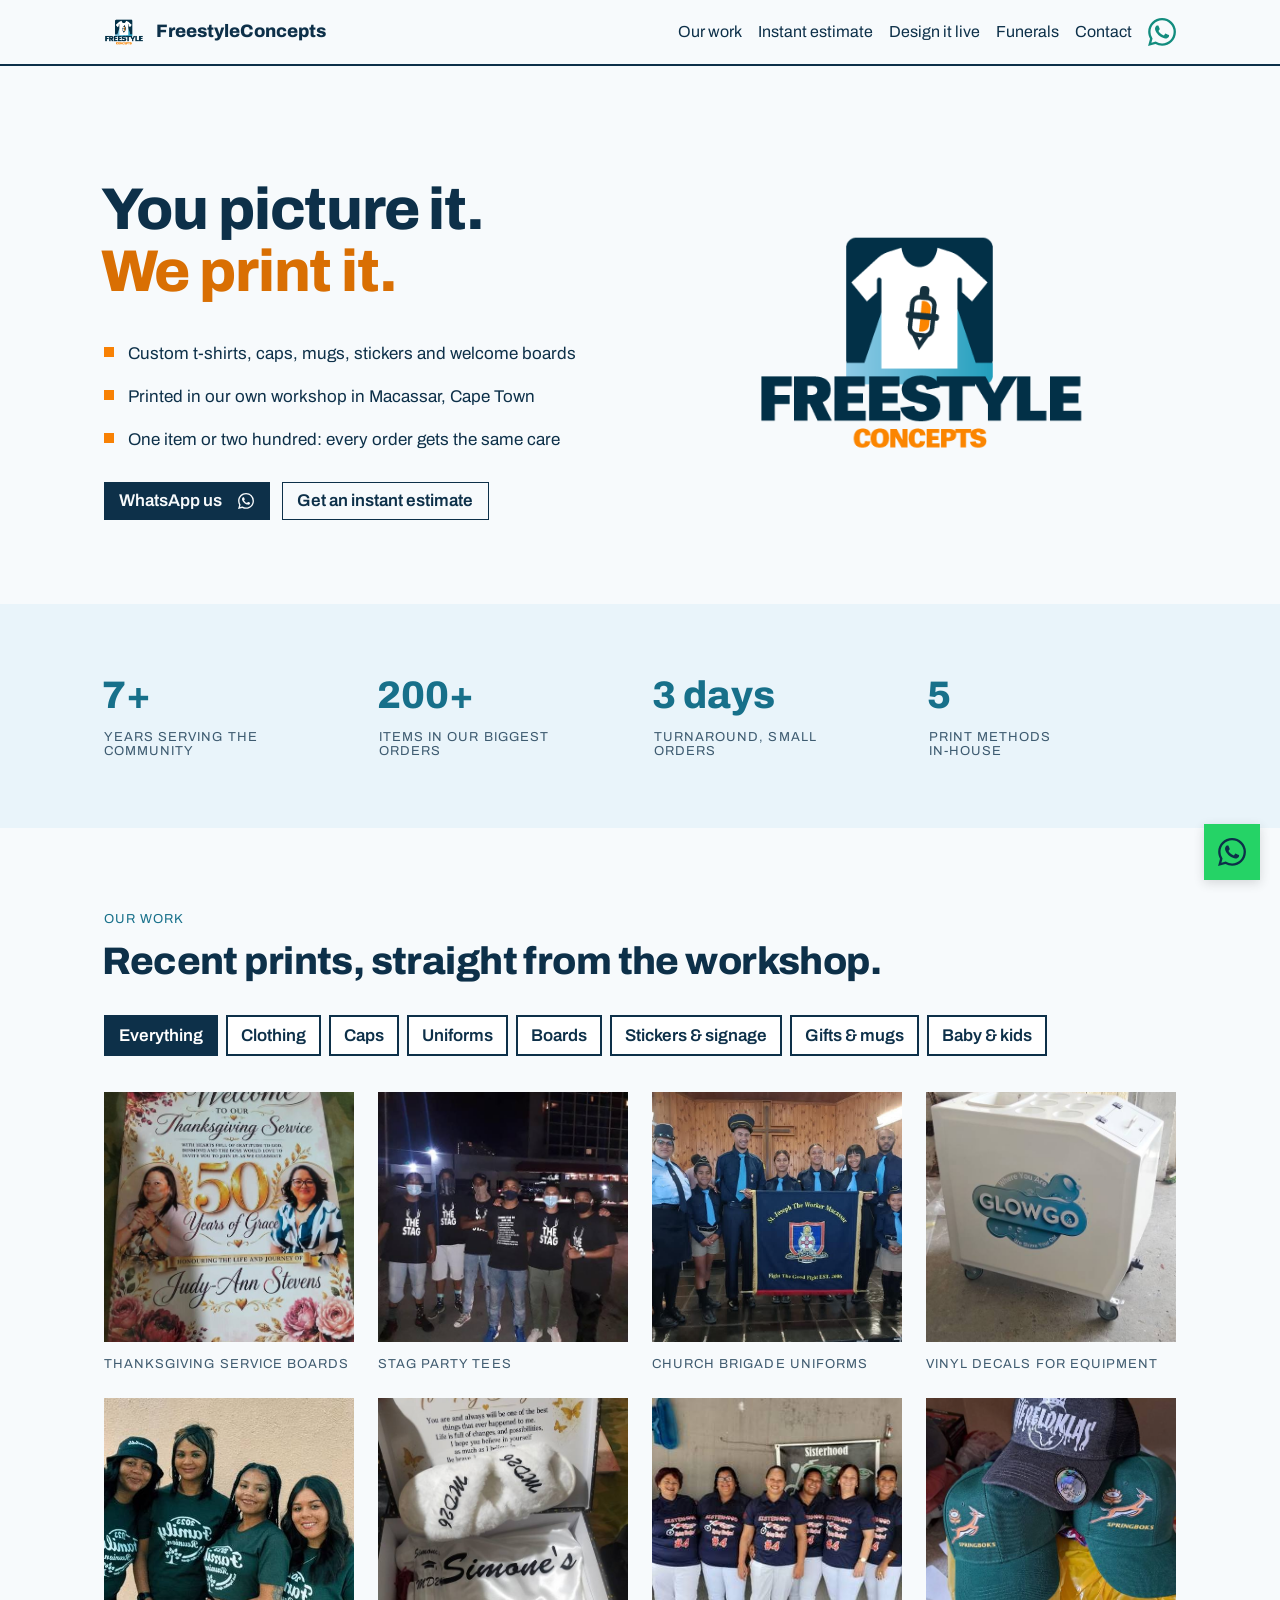
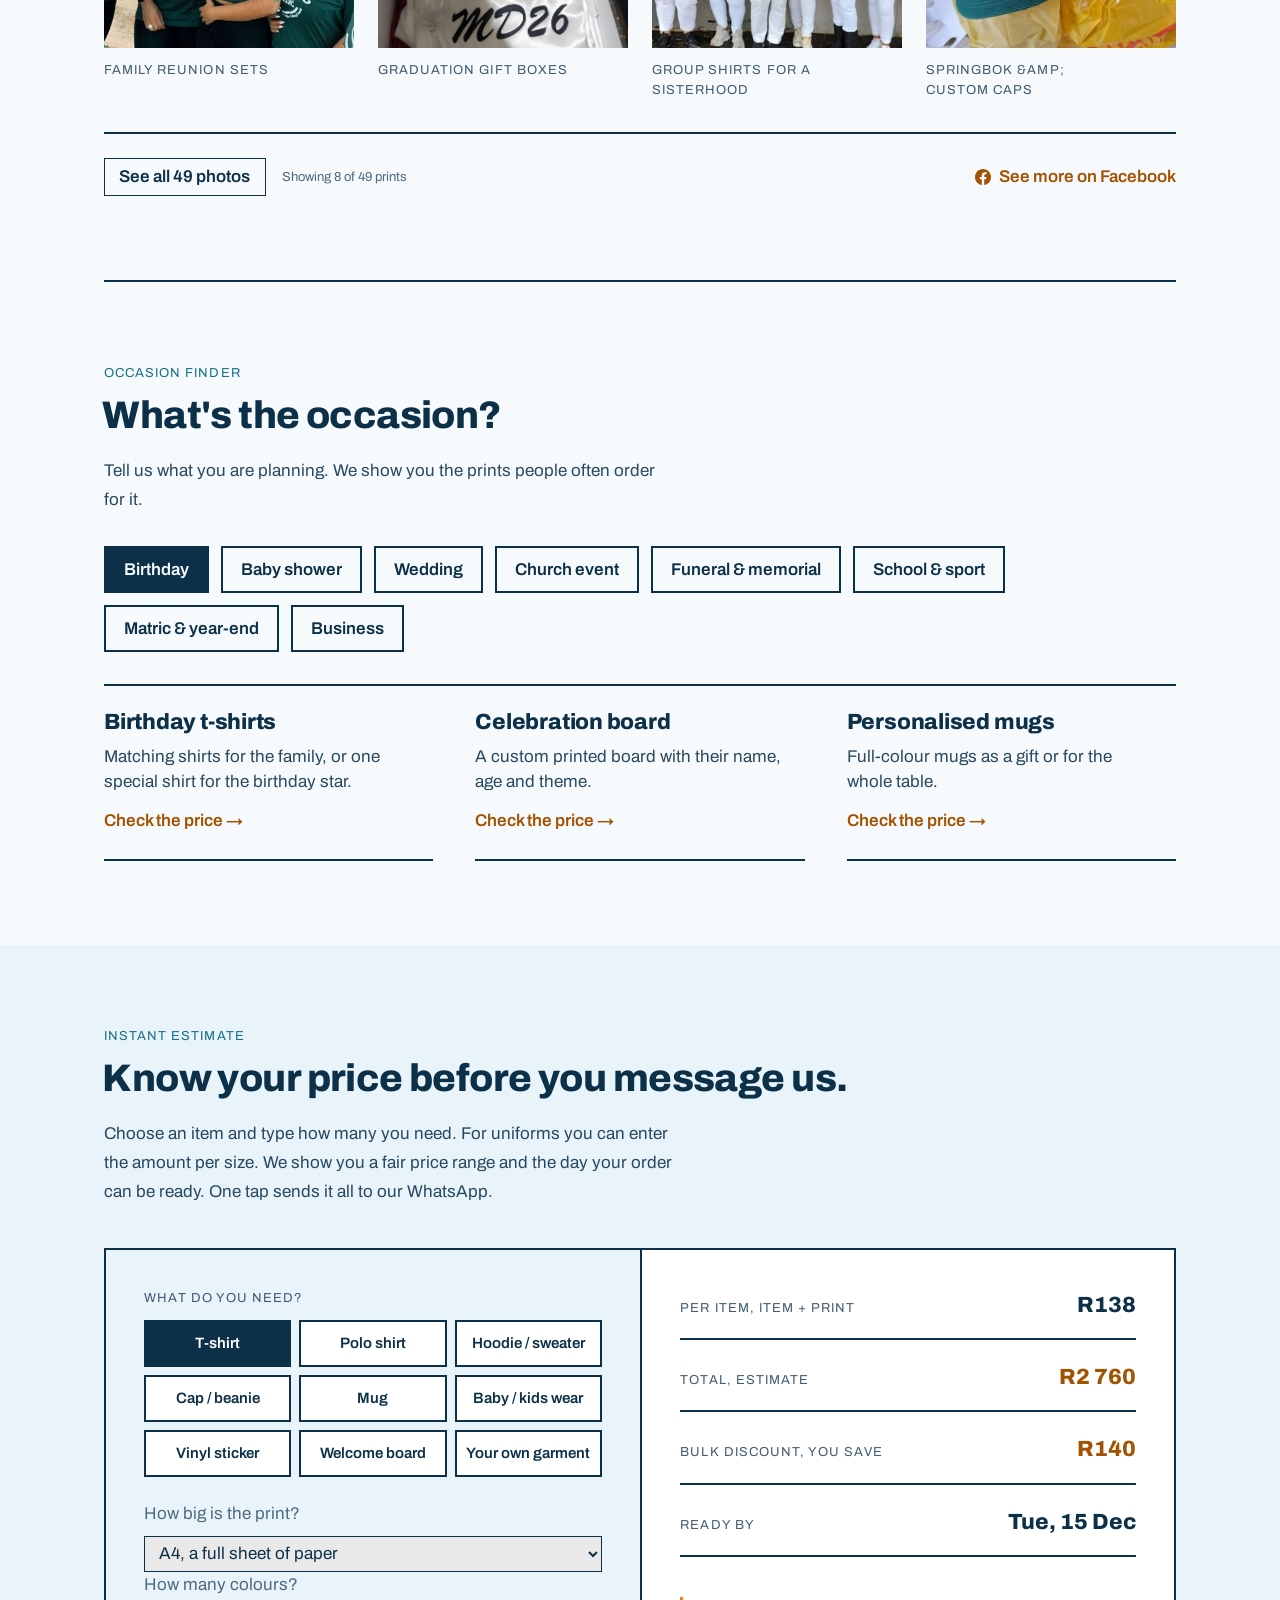
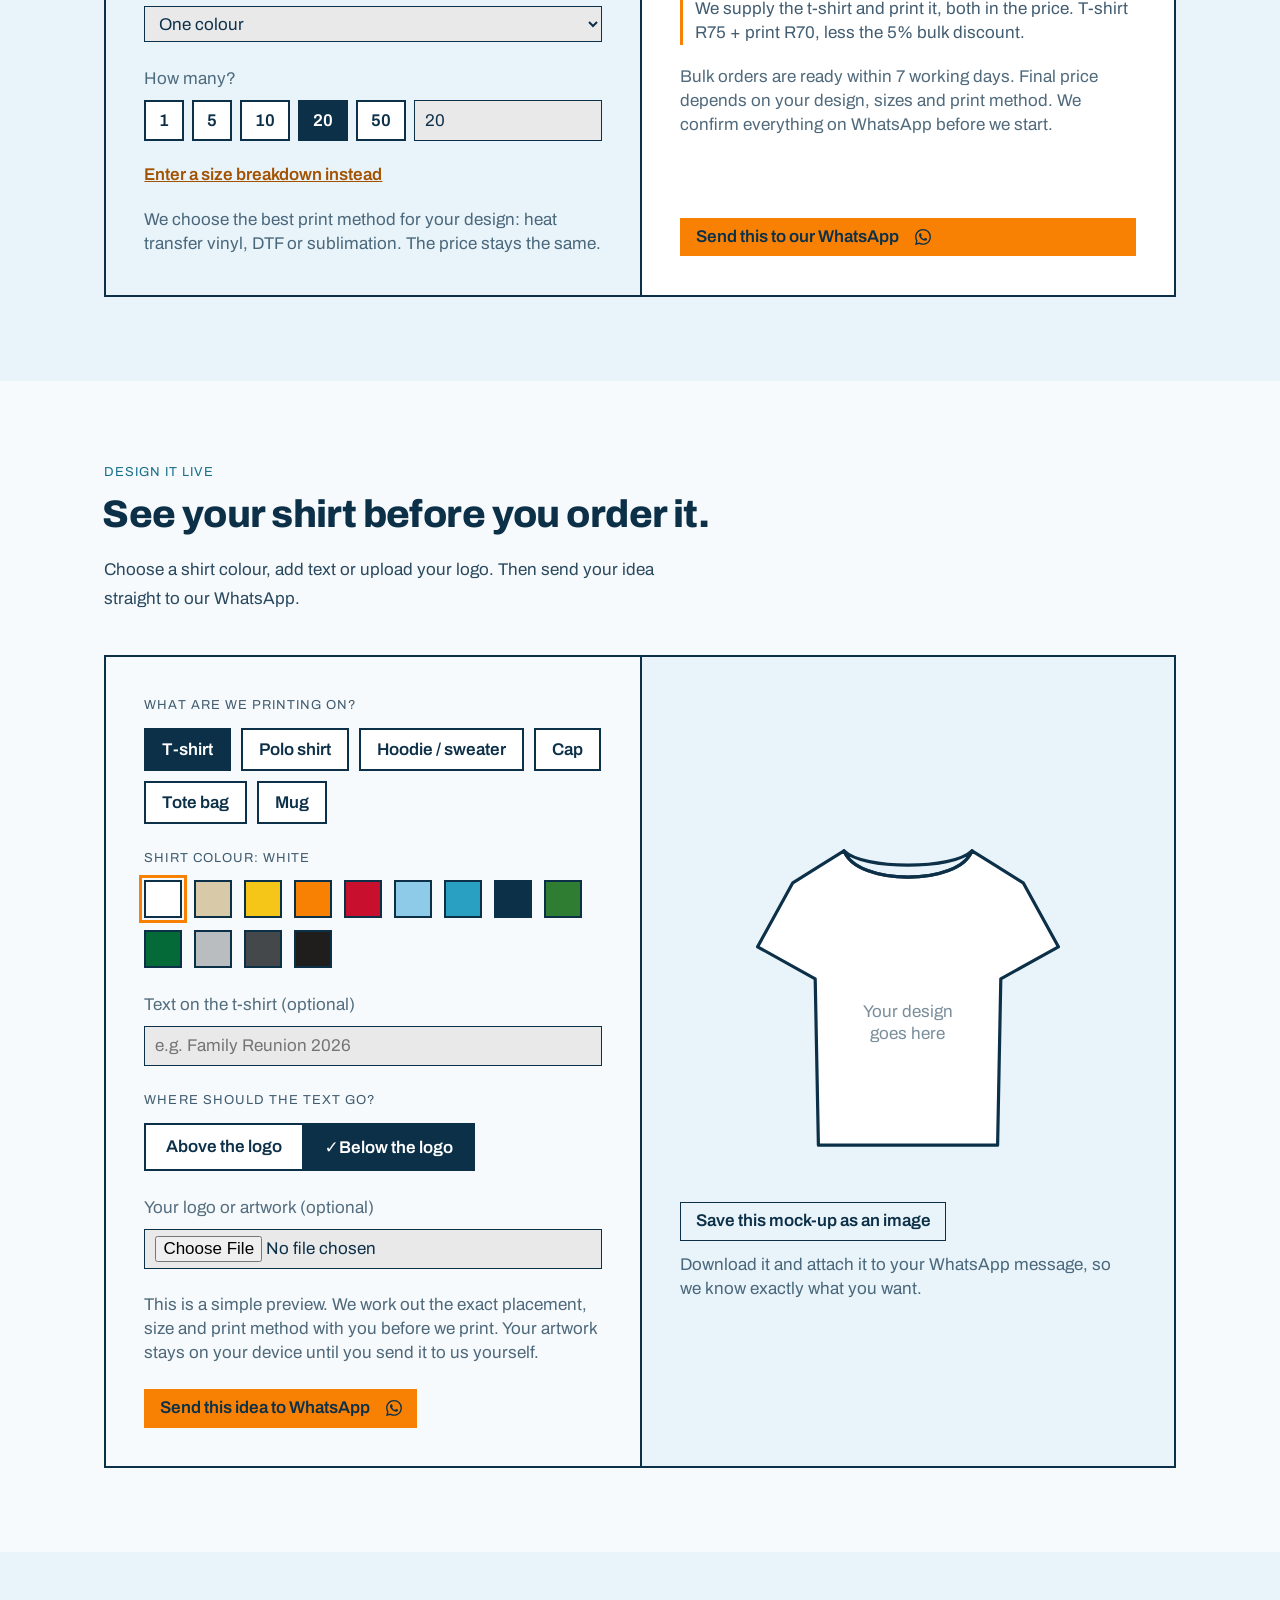
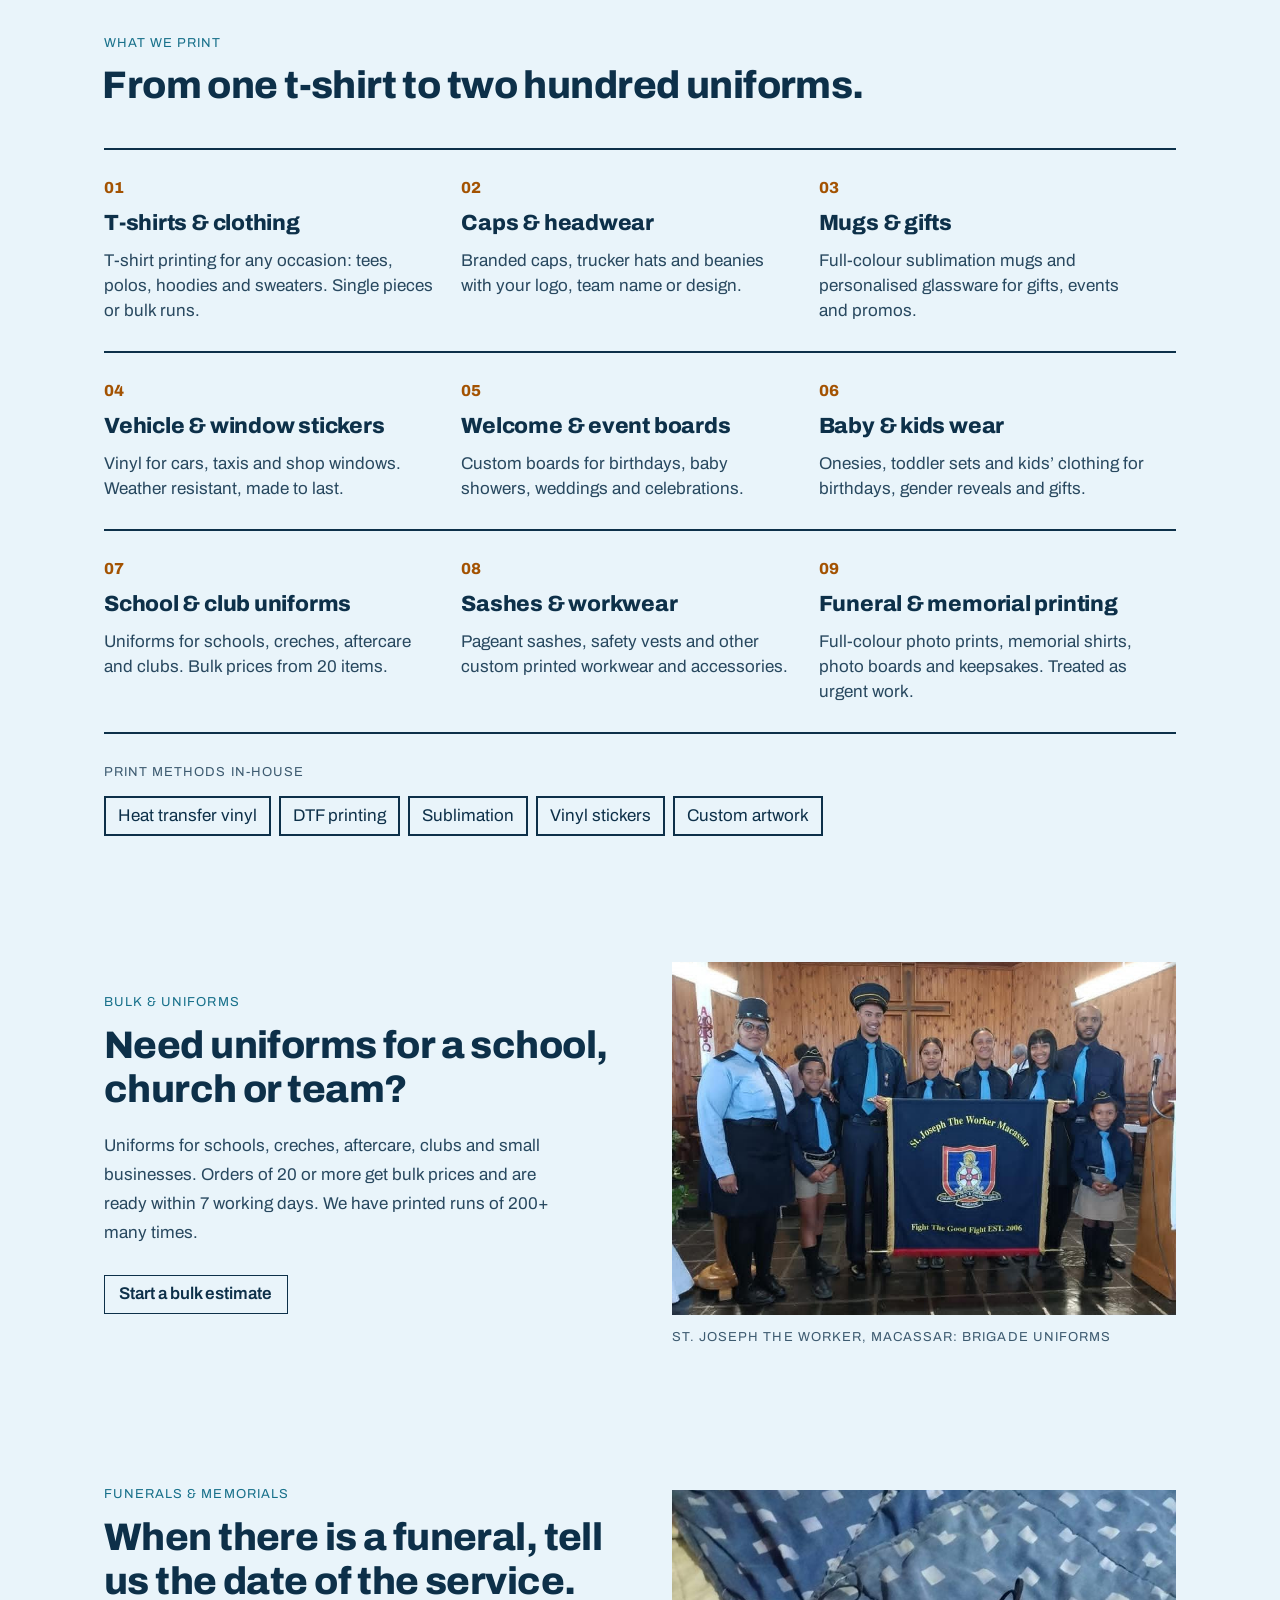
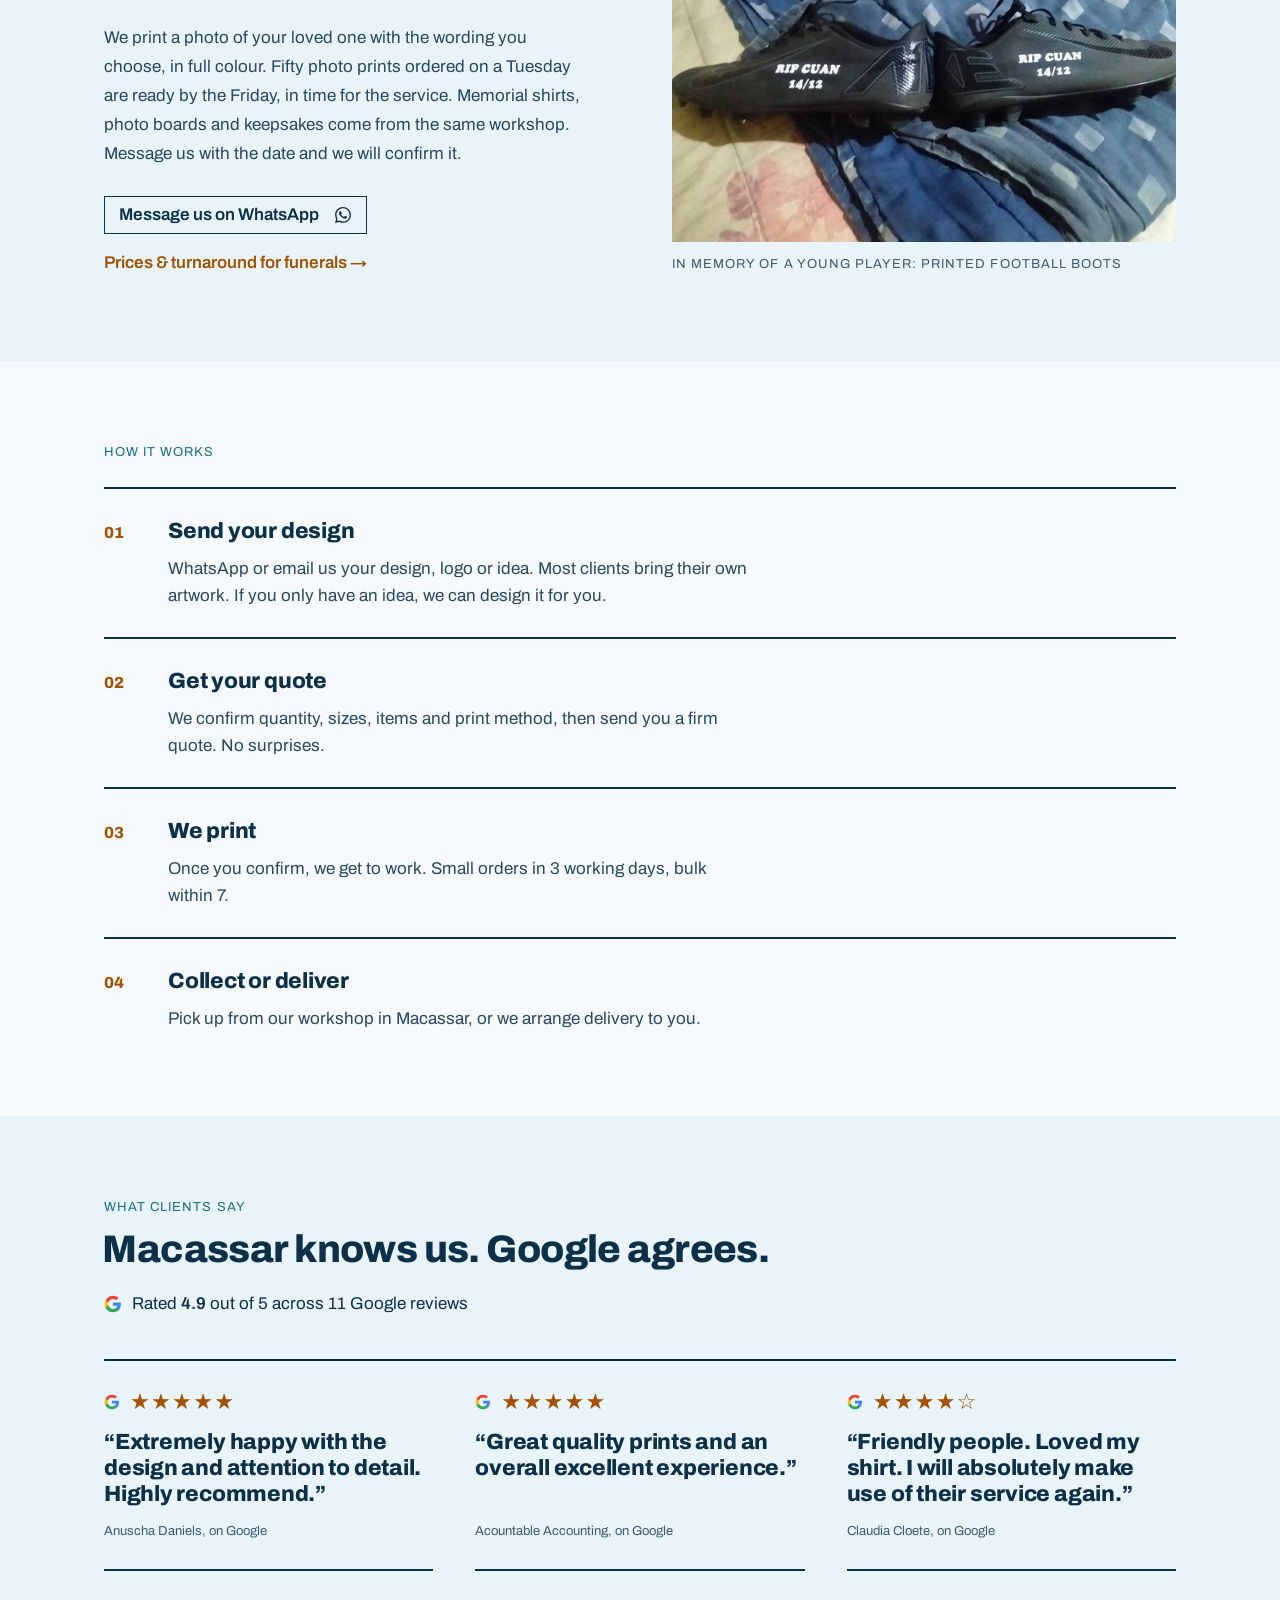
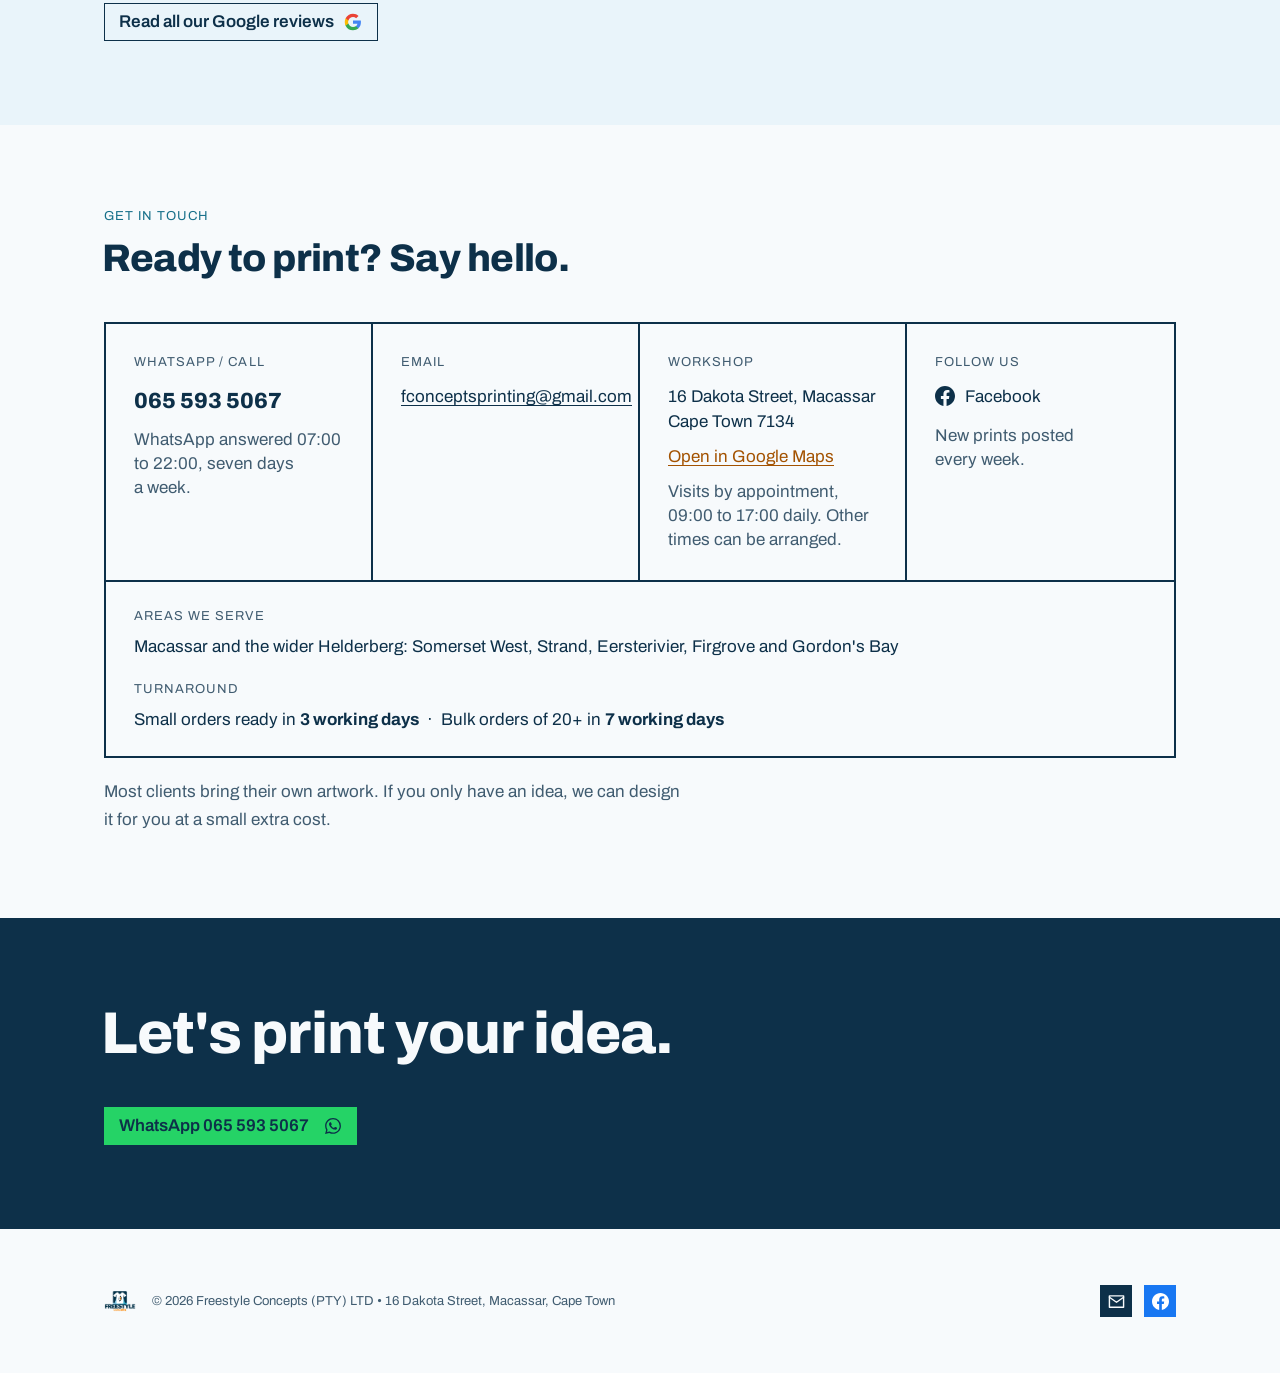
<file: index.html>
<!DOCTYPE html>
<html lang="en-ZA">
<head>
<meta charset="utf-8">
<meta name="viewport" content="width=device-width, initial-scale=1">
<!-- Google tag (gtag.js) - Google Ads AW-17713141793 -->
<script async src="https://www.googletagmanager.com/gtag/js?id=AW-17713141793"></script>
<script>
  window.dataLayer = window.dataLayer || [];
  function gtag(){dataLayer.push(arguments);}
  gtag('js', new Date());
  gtag('config', 'AW-17713141793');
</script>
<title>Custom T-Shirt &amp; Uniform Printing in Macassar, Cape Town</title>
<meta name="description" content="T-shirt, cap, mug and sticker printing from our own workshop in Macassar, Cape Town. Bulk uniforms from 20 items, small orders ready in 3 working days.">
<link rel="canonical" href="https://www.freestyleconcepts.co.za/">
<meta name="robots" content="index, follow, max-image-preview:large">
<meta name="theme-color" content="#f7fafc">

<meta property="og:type" content="website">
<meta property="og:site_name" content="Freestyle Concepts">
<meta property="og:locale" content="en_ZA">
<meta property="og:url" content="https://www.freestyleconcepts.co.za/">
<meta property="og:title" content="Freestyle Concepts: you picture it, we print it">
<meta property="og:description" content="T-shirt, cap, mug and sticker printing from our own workshop in Macassar, Cape Town. Bulk uniforms from 20 items, small orders ready in 3 working days.">
<meta property="og:image" content="https://www.freestyleconcepts.co.za/uploads/og-card.png">
<meta property="og:image:width" content="1200">
<meta property="og:image:height" content="630">
<meta property="og:image:alt" content="Freestyle Concepts, custom printing in Macassar, Cape Town">
<meta name="twitter:card" content="summary_large_image">
<meta name="twitter:title" content="Freestyle Concepts: you picture it, we print it">
<meta name="twitter:description" content="T-shirt, cap, mug and sticker printing from our own workshop in Macassar, Cape Town. Bulk uniforms from 20 items, small orders ready in 3 working days.">
<meta name="twitter:image" content="https://www.freestyleconcepts.co.za/uploads/og-card.png">

<link rel="icon" href="uploads/Freestyle-concepts-logo-square.png">
<link rel="apple-touch-icon" href="uploads/Freestyle-concepts-logo-square.png">
<link rel="preconnect" href="https://fonts.googleapis.com">
<link rel="preconnect" href="https://fonts.gstatic.com" crossorigin>
<link rel="stylesheet" href="https://fonts.googleapis.com/css2?family=Archivo:wght@400;600;800&display=swap">
<link rel="stylesheet" href="assets/css/modernist.css?v=125023d6">
<link rel="stylesheet" href="assets/css/site.css?v=4402c490">
<script type="application/ld+json">
{
  "@context": "https://schema.org",
  "@graph": [
    {
      "@type": "WebSite",
      "@id": "https://www.freestyleconcepts.co.za/#website",
      "url": "https://www.freestyleconcepts.co.za/",
      "name": "Freestyle Concepts",
      "inLanguage": "en-ZA",
      "publisher": {
        "@id": "https://www.freestyleconcepts.co.za/#business"
      }
    },
    {
      "@type": [
        "LocalBusiness",
        "Store"
      ],
      "@id": "https://www.freestyleconcepts.co.za/#business",
      "name": "Freestyle Concepts",
      "legalName": "Freestyle Concepts (PTY) LTD",
      "description": "Custom printing workshop in Macassar, Cape Town. T-shirts, uniforms, caps, mugs, vinyl stickers and event boards, from single items to bulk runs of 200 or more.",
      "url": "https://www.freestyleconcepts.co.za/",
      "logo": "https://www.freestyleconcepts.co.za/uploads/Freestyle-concepts-logo-square.png",
      "image": "https://www.freestyleconcepts.co.za/uploads/og-card.png",
      "telephone": "+27655935067",
      "email": "fconceptsprinting@gmail.com",
      "priceRange": "R29-R650",
      "currenciesAccepted": "ZAR",
      "address": {
        "@type": "PostalAddress",
        "streetAddress": "16 Dakota Street",
        "addressLocality": "Macassar",
        "addressRegion": "Western Cape",
        "postalCode": "7134",
        "addressCountry": "ZA"
      },
      "geo": {
        "@type": "GeoCoordinates",
        "latitude": -34.0684328,
        "longitude": 18.7650439
      },
      "areaServed": [
        {
          "@type": "City",
          "name": "Macassar"
        },
        {
          "@type": "City",
          "name": "Somerset West"
        },
        {
          "@type": "City",
          "name": "Strand"
        },
        {
          "@type": "City",
          "name": "Eersterivier"
        },
        {
          "@type": "City",
          "name": "Gordon's Bay"
        },
        {
          "@type": "City",
          "name": "Cape Town"
        },
        {
          "@type": "AdministrativeArea",
          "name": "Helderberg"
        },
        {
          "@type": "AdministrativeArea",
          "name": "Western Cape"
        }
      ],
      "knowsAbout": [
        "Custom t-shirt printing",
        "Uniform printing",
        "School uniform printing",
        "Workwear printing",
        "Heat transfer vinyl printing",
        "DTF printing",
        "Sublimation printing",
        "Vinyl sticker cutting",
        "Cap and headwear printing",
        "Mug and glassware printing",
        "Welcome and event boards",
        "Promotional products",
        "Matric dance gifts",
        "Corporate clothing branding",
        "Corporate gifts"
      ],
      "hasMap": "https://www.google.com/maps/place/Freestyle+Concepts/@-34.0684328,18.7650439,17z/",
      "sameAs": [
        "https://www.facebook.com/fc.concepts.9/"
      ],
      "hasOfferCatalog": {
        "@type": "OfferCatalog",
        "name": "Printing services",
        "itemListElement": [
          {
            "@type": "Offer",
            "itemOffered": {
              "@type": "Service",
              "name": "T-shirts and clothing",
              "description": "Printed tees, polos, hoodies and sweaters for any occasion. Single pieces or bulk runs."
            }
          },
          {
            "@type": "Offer",
            "itemOffered": {
              "@type": "Service",
              "name": "Caps and headwear",
              "description": "Branded caps, trucker hats and beanies with your logo, team name or design."
            }
          },
          {
            "@type": "Offer",
            "itemOffered": {
              "@type": "Service",
              "name": "Mugs and gifts",
              "description": "Full-colour sublimation mugs and personalised glassware for gifts, events and promos."
            }
          },
          {
            "@type": "Offer",
            "itemOffered": {
              "@type": "Service",
              "name": "Vehicle and window stickers",
              "description": "Vinyl for cars, taxis and shop windows. Weather resistant, made to last."
            }
          },
          {
            "@type": "Offer",
            "itemOffered": {
              "@type": "Service",
              "name": "Welcome and event boards",
              "description": "Custom boards for birthdays, baby showers, weddings and celebrations."
            }
          },
          {
            "@type": "Offer",
            "itemOffered": {
              "@type": "Service",
              "name": "Baby and kids wear",
              "description": "Onesies, toddler sets and kids clothing for birthdays, gender reveals and gifts."
            }
          },
          {
            "@type": "Offer",
            "itemOffered": {
              "@type": "Service",
              "name": "School and club uniforms",
              "description": "Uniforms for schools, creches, aftercare and clubs. Bulk prices from 20 items."
            }
          },
          {
            "@type": "Offer",
            "itemOffered": {
              "@type": "Service",
              "name": "Sashes and workwear",
              "description": "Pageant sashes, safety vests and other custom printed workwear and accessories."
            }
          },
          {
            "@type": "Offer",
            "itemOffered": {
              "@type": "Service",
              "name": "Funeral and memorial printing",
              "description": "Full-colour photo prints of the person who died with wording of your choosing, memorial shirts, photo boards for the service and printed keepsakes. Fifty photo prints ordered on a Tuesday are ready by the Friday."
            }
          }
        ]
      },
      "openingHoursSpecification": [
        {
          "@type": "OpeningHoursSpecification",
          "dayOfWeek": [
            "Monday",
            "Tuesday",
            "Wednesday",
            "Thursday",
            "Friday",
            "Saturday",
            "Sunday"
          ],
          "opens": "09:00",
          "closes": "17:00"
        }
      ],
      "contactPoint": {
        "@type": "ContactPoint",
        "contactType": "customer service",
        "telephone": "+27655935067",
        "email": "fconceptsprinting@gmail.com",
        "hoursAvailable": {
          "@type": "OpeningHoursSpecification",
          "dayOfWeek": [
            "Monday",
            "Tuesday",
            "Wednesday",
            "Thursday",
            "Friday",
            "Saturday",
            "Sunday"
          ],
          "opens": "07:00",
          "closes": "22:00"
        }
      }
    }
  ]
}
</script>
<script defer src="https://cloud.umami.is/script.js" data-website-id="fecaff06-fd62-4b3c-8bee-aca28d5e7d36"></script>
</head>
<body>
<a class="skip-link" href="#main">Skip to content</a>

<!-- Icon sprite: referenced with <use href="#i-…"> throughout the page. -->
<svg width="0" height="0" style="position:absolute" aria-hidden="true" focusable="false">
  <symbol id="i-wa" viewBox="0 0 24 24"><path fill="currentColor" d="M17.472 14.382c-.297-.149-1.758-.867-2.03-.967-.273-.099-.471-.148-.67.15-.197.297-.767.966-.94 1.164-.173.199-.347.223-.644.075-.297-.15-1.255-.463-2.39-1.475-.883-.788-1.48-1.761-1.653-2.059-.173-.297-.018-.458.13-.606.134-.133.298-.347.446-.52.149-.174.198-.298.298-.497.099-.198.05-.371-.025-.52-.075-.149-.669-1.612-.916-2.207-.242-.579-.487-.5-.669-.51-.173-.008-.371-.01-.57-.01-.198 0-.52.074-.792.372-.272.297-1.04 1.016-1.04 2.479 0 1.462 1.065 2.875 1.213 3.074.149.198 2.096 3.2 5.077 4.487.709.306 1.262.489 1.694.625.712.227 1.36.195 1.871.118.571-.085 1.758-.719 2.006-1.413.248-.694.248-1.289.173-1.413-.074-.124-.272-.198-.57-.347m-5.421 7.403h-.004a9.87 9.87 0 01-5.031-1.378l-.361-.214-3.741.982.998-3.648-.235-.374a9.86 9.86 0 01-1.51-5.26c.001-5.45 4.436-9.884 9.888-9.884 2.64 0 5.122 1.03 6.988 2.898a9.825 9.825 0 012.893 6.994c-.003 5.45-4.437 9.884-9.885 9.884m8.413-18.297A11.815 11.815 0 0012.05 0C5.495 0 .16 5.335.157 11.892c0 2.096.547 4.142 1.588 5.945L.057 24l6.305-1.654a11.882 11.882 0 005.683 1.448h.005c6.554 0 11.89-5.335 11.893-11.893a11.821 11.821 0 00-3.48-8.413Z"/></symbol>
  <symbol id="i-fb" viewBox="0 0 24 24"><path fill="currentColor" d="M24 12.07C24 5.4 18.63 0 12 0S0 5.4 0 12.07C0 18.1 4.39 23.1 10.13 24v-8.44H7.08v-3.49h3.05V9.41c0-3.02 1.79-4.69 4.53-4.69 1.31 0 2.68.24 2.68.24v2.97h-1.5c-1.5 0-1.96.93-1.96 1.89v2.25h3.32l-.53 3.49h-2.79V24C19.61 23.1 24 18.1 24 12.07z"/></symbol>
  <symbol id="i-google" viewBox="0 0 48 48">
    <path fill="#4285F4" d="M45.12 24.5c0-1.56-.14-3.06-.4-4.5H24v8.51h11.84a10.13 10.13 0 01-4.4 6.65v5.52h7.1c4.16-3.83 6.58-9.47 6.58-16.18z"/>
    <path fill="#34A853" d="M24 46c5.94 0 10.92-1.97 14.56-5.33l-7.1-5.52c-1.97 1.32-4.49 2.1-7.46 2.1-5.74 0-10.6-3.88-12.34-9.09H4.34v5.7A21.99 21.99 0 0024 46z"/>
    <path fill="#FBBC05" d="M11.66 28.16A13.2 13.2 0 0110.96 24c0-1.45.25-2.85.7-4.16v-5.7H4.34A21.99 21.99 0 002 24c0 3.55.85 6.9 2.34 9.86l7.32-5.7z"/>
    <path fill="#EA4335" d="M24 10.75c3.23 0 6.13 1.11 8.41 3.29l6.3-6.3C34.91 4.18 29.93 2 24 2 15.4 2 7.96 6.93 4.34 14.14l7.32 5.7c1.74-5.21 6.6-9.09 12.34-9.09z"/>
  </symbol>
  <symbol id="i-mail" viewBox="0 0 24 24"><g fill="none" stroke="currentColor" stroke-width="2" stroke-linecap="round" stroke-linejoin="round"><rect x="2" y="4" width="20" height="16"/><path d="m2 6 10 7 10-7"/></g></symbol>
</svg>

<header>
  <nav class="nav site-nav" aria-label="Main">
    <span class="nav-brand">
      <img src="uploads/Freestyle-concepts-logo-square.png" alt="Freestyle Concepts logo" width="40" height="40">
      FreestyleConcepts
    </span>
    <span class="nav-links" data-nav-links>
      <a href="#work">Our work</a>
      <a href="#quote">Instant estimate</a>
      <a href="#design">Design it live</a>
      <a href="/funerals/">Funerals</a>
      <a href="#contact">Contact</a>
    </span>
    <a class="nav-wa" data-wa-link href="https://wa.me/27655935067" aria-label="Chat with us on WhatsApp" title="WhatsApp us">
      <svg width="28" height="28" aria-hidden="true"><use href="#i-wa"/></svg>
    </a>
    <button type="button" class="nav-toggle" data-nav-toggle aria-label="Open menu" aria-expanded="false" aria-controls="nav-panel">
      <svg data-nav-icon="open" width="22" height="22" viewBox="0 0 24 24" fill="none" stroke="currentColor" stroke-width="2" stroke-linecap="round" aria-hidden="true"><path d="M3 6h18"/><path d="M3 12h18"/><path d="M3 18h18"/></svg>
      <svg data-nav-icon="close" width="22" height="22" viewBox="0 0 24 24" fill="none" stroke="currentColor" stroke-width="2" stroke-linecap="round" aria-hidden="true" hidden><path d="M18 6 6 18"/><path d="m6 6 12 12"/></svg>
    </button>
  </nav>
  <div class="nav-panel" id="nav-panel" hidden>
    <div class="wrap">
      <a href="#work">Our work</a>
      <a href="#quote">Instant estimate</a>
      <a href="#design">Design it live</a>
      <a href="#services">What we print</a>
      <a href="/funerals/">Funerals &amp; memorials</a>
      <a href="#reviews">Reviews</a>
      <a href="#contact">Contact</a>
    </div>
  </div>
</header>

<main id="main">

  <!-- ── Hero ─────────────────────────────────────────────────────────── -->
  <div class="wrap">
    <section class="hero" aria-labelledby="hero-title">
      <div>
        <h1 class="t-display hero-title" id="hero-title">
          <span>You picture it.</span>
          <span class="accent">We print it.</span>
        </h1>
        <ul class="hero-points">
          <li>Custom t-shirts, caps, mugs, stickers and welcome boards</li>
          <li>Printed in our own workshop in Macassar, Cape Town</li>
          <li>One item or two hundred: every order gets the same care</li>
        </ul>
        <div class="cta-row">
          <a class="btn btn-primary btn-ink btn-nowrap" data-wa-link href="https://wa.me/27655935067">WhatsApp us<svg class="ico-inline" width="16" height="16" aria-hidden="true"><use href="#i-wa"/></svg></a>
          <a class="btn btn-secondary btn-nowrap" href="#quote">Get an instant estimate</a>
        </div>
      </div>
      <img class="hero-logo" src="uploads/Freestyle-concepts-logo.png" alt="Freestyle Concepts, custom printing" width="340" height="340">
    </section>
  </div>

  <!-- ── By the numbers ───────────────────────────────────────────────── -->
  <div class="band">
    <div class="wrap">
      <section class="stats" aria-label="Freestyle Concepts, by the numbers">
        <div class="stats-grid">
          <div>
            <p class="stat-num">7+</p>
            <p class="stat-label">Years serving the community</p>
          </div>
          <div>
            <p class="stat-num">200+</p>
            <p class="stat-label">Items in our biggest<br>orders</p>
          </div>
          <div>
            <p class="stat-num">3 days</p>
            <p class="stat-label">Turnaround, small<br>orders</p>
          </div>
          <div>
            <p class="stat-num">5</p>
            <p class="stat-label">Print methods<br>in-house</p>
          </div>
        </div>
      </section>
    </div>
  </div>

  <!-- ── Our work ─────────────────────────────────────────────────────── -->
  <div class="wrap">
    <section class="section" id="work" aria-labelledby="work-title">
      <span class="kicker">Our work</span>
      <h2 class="t-title" id="work-title">Recent prints, straight from the workshop.</h2>

      <div class="opt-row" role="group" aria-label="Filter prints by category" data-filters data-scrollable>
        <button type="button" class="opt opt--chip" data-filter="all" aria-pressed="true">Everything</button>
        <button type="button" class="opt opt--chip" data-filter="clothing" aria-pressed="false">Clothing</button>
        <button type="button" class="opt opt--chip" data-filter="caps" aria-pressed="false">Caps</button>
        <button type="button" class="opt opt--chip" data-filter="uniforms" aria-pressed="false">Uniforms</button>
        <button type="button" class="opt opt--chip" data-filter="boards" aria-pressed="false">Boards</button>
        <button type="button" class="opt opt--chip" data-filter="stickers" aria-pressed="false">Stickers &amp; signage</button>
        <button type="button" class="opt opt--chip" data-filter="gifts" aria-pressed="false">Gifts &amp; mugs</button>
        <button type="button" class="opt opt--chip" data-filter="baby" aria-pressed="false">Baby &amp; kids</button>
      </div>

      <div class="gallery" data-gallery data-scrollable>
        <figure data-cat="boards"><img src="uploads/Products/thanksgiving-service-50-years-board.jpg" alt="Full-colour welcome board for a fiftieth anniversary thanksgiving service, printed with photographs and a floral border" loading="lazy" decoding="async"><figcaption>Thanksgiving service boards</figcaption></figure>
        <figure data-cat="clothing"><img src="uploads/Products/the-stag-bachelor-party-tees.jpg" alt="Six friends at a stag do in black The Stag t-shirts printed with antlers, one carrying the dare list" loading="lazy" decoding="async"><figcaption>Stag party tees</figcaption></figure>
        <figure data-cat="uniforms"><img src="uploads/Products/st-joseph-brigade-uniforms.jpg" alt="Church Lads and Church Girls Brigade of St Joseph The Worker Macassar in navy uniforms, holding their printed banner" loading="lazy" decoding="async"><figcaption>Church brigade uniforms</figcaption></figure>
        <figure data-cat="stickers"><img src="uploads/Products/glowgo-car-wash-trolley-decal.jpg" alt="Mobile car-wash trolley finished with a printed GlowGo decal reading Where You Are, We Shine Your Car" loading="lazy" decoding="async"><figcaption>Vinyl decals for equipment</figcaption></figure>
        <figure data-cat="clothing"><img src="uploads/Products/family-reunion-matching-tees.jpg" alt="Six family members in matching dark green Family Reunion 2023 t-shirts with a tree design" loading="lazy" decoding="async"><figcaption>Family reunion sets</figcaption></figure>
        <figure data-cat="gifts"><img src="uploads/Products/graduation-gift-box.jpg" alt="Graduation gift box holding a printed To My Daughter card, slippers, a satin robe and a flute, all personalised Simone's MD26" loading="lazy" decoding="async"><figcaption>Graduation gift boxes</figcaption></figure>
        <figure data-cat="uniforms"><img src="uploads/Products/sisterhood-group-shirts.jpg" alt="Twelve members of a Sisterhood group in matching navy printed shirts and white trousers" loading="lazy" decoding="async"><figcaption>Group shirts for a sisterhood</figcaption></figure>
        <figure data-cat="caps"><img src="uploads/Products/springbok-and-wereldklas-caps.jpg" alt="A grey trucker cap printed Wereldklas beside two green Springboks caps" loading="lazy" decoding="async"><figcaption>Springbok &amp;amp; custom caps</figcaption></figure>
        <figure data-cat="clothing"><img src="uploads/Products/iron-paradise-fitness-gym-tee.jpg" alt="Back of a black gym t-shirt printed for Iron Paradise Fitness, reading Stop Saying Tomorrow above a red dumbbell" loading="lazy" decoding="async"><figcaption>Fitness brand tees</figcaption></figure>
        <figure data-cat="gifts"><img src="uploads/Products/bridal-party-proposal-boxes.jpg" alt="Printed gift boxes asking will you be my best man, groomsman and bridesmaid" loading="lazy" decoding="async"><figcaption>Bridal party gift boxes</figcaption></figure>
        <figure data-cat="clothing"><img src="uploads/Products/jesus-ultimate-deadlifter-tee.jpg" alt="Black t-shirt printed Jesus the Ultimate Deadlifter with a weightlifter graphic" loading="lazy" decoding="async"><figcaption>Statement tees</figcaption></figure>
        <figure data-cat="clothing"><img src="uploads/Products/faith-themed-tees-set.jpg" alt="Four faith-themed t-shirts laid out, printed God Wins, Enjoy Jesus Christ and Jesus the Ultimate Deadlifter" loading="lazy" decoding="async"><figcaption>Faith-themed tees</figcaption></figure>
        <figure data-cat="clothing"><img src="uploads/Products/god-wins-slogan-tee.jpg" alt="Black t-shirt printed God Wins, I have read the final chapter, with a cross in the lettering" loading="lazy" decoding="async"><figcaption>Printed slogan tees</figcaption></figure>
        <figure data-cat="clothing"><img src="uploads/Products/team-ohb-tee.jpg" alt="White t-shirt printed Team OHB in brush lettering above the words Soen Man" loading="lazy" decoding="async"><figcaption>Team tees</figcaption></figure>
        <figure data-cat="clothing"><img src="uploads/Products/butterfly-quote-tee.jpg" alt="Back of a pale t-shirt printed with four butterflies and a quote by Rithvik Singh" loading="lazy" decoding="async"><figcaption>Quote prints</figcaption></figure>
        <figure data-cat="clothing"><img src="uploads/Products/camy-called-for-duty-tee.jpg" alt="Black ministry t-shirt printed C.A.M.Y, Called for Duty, Army of the Lord, with a kneeling soldier and a cross" loading="lazy" decoding="async"><figcaption>Ministry tees</figcaption></figure>
        <figure data-cat="clothing"><img src="uploads/Products/fets-luck-novelty-tee.jpg" alt="Man wearing a navy t-shirt printed Fet's Luck in bold white lettering" loading="lazy" decoding="async"><figcaption>Novelty tees</figcaption></figure>
        <figure data-cat="caps"><img src="uploads/Products/don-brothers-caps.jpg" alt="Three black caps printed with a blue lightning bolt and the name Don Brothers" loading="lazy" decoding="async"><figcaption>Branded caps</figcaption></figure>
        <figure data-cat="caps"><img src="uploads/Products/lm-group-company-caps.jpg" alt="A navy cap and a pink cap printed with the L and M Group company logo" loading="lazy" decoding="async"><figcaption>Company caps</figcaption></figure>
        <figure data-cat="uniforms"><img src="uploads/Products/dr-nel-cardiothoracic-jacket.jpg" alt="Black hooded puffer jacket and matching notebook printed with an anatomical heart and Dr R Nel Cardiothoracic" loading="lazy" decoding="async"><figcaption>Branded jackets</figcaption></figure>
        <figure data-cat="uniforms"><img src="uploads/Products/recha-hi-vis-safety-vest.jpg" alt="High-visibility yellow safety vest printed with the blue ReCha logo across the back" loading="lazy" decoding="async"><figcaption>Branded safety vests</figcaption></figure>
        <figure data-cat="uniforms"><img src="uploads/Products/third-element-rlabs-work-vest.jpg" alt="Front of a high-visibility work vest printed with Third Element Holdings and R Labs logos beside a clear ID pocket" loading="lazy" decoding="async"><figcaption>Workwear with logos</figcaption></figure>
        <figure data-cat="uniforms"><img src="uploads/Products/macassar-rfc-club-jacket.jpg" alt="White Macassar rugby club jacket printed MC Boy and Hou By Die Blou below the club crest" loading="lazy" decoding="async"><figcaption>Rugby club jackets</figcaption></figure>
        <figure data-cat="uniforms"><img src="uploads/Products/rugby-club-polo-shirt.jpg" alt="Dark green rugby club polo shirt with the club crest and a large white tribal flame print" loading="lazy" decoding="async"><figcaption>Rugby club shirts</figcaption></figure>
        <figure data-cat="boards"><img src="uploads/Products/safari-baby-shower-welcome-board.jpg" alt="Baby shower welcome board printed with watercolour safari animals around the wording" loading="lazy" decoding="async"><figcaption>Baby shower welcome boards</figcaption></figure>
        <figure data-cat="boards"><img src="uploads/Products/confirmation-welcome-board.jpg" alt="Scorched wooden welcome board printed for Ameesha's confirmation with the words of Psalm 46 verse 5" loading="lazy" decoding="async"><figcaption>Confirmation boards</figcaption></figure>
        <figure data-cat="gifts"><img src="uploads/Products/fathers-day-beer-glass.jpg" alt="Tall beer glass printed Happy Father's Day to the best dad in the world, with the children's names" loading="lazy" decoding="async"><figcaption>Personalised glassware</figcaption></figure>
        <figure data-cat="gifts"><img src="uploads/Products/pageant-sashes.jpg" alt="Three white satin pageant sashes printed Queen, First Princess and Second Princess for Ms Curvylicious 2023" loading="lazy" decoding="async"><figcaption>Pageant sashes</figcaption></figure>
        <figure data-cat="gifts"><img src="uploads/Products/wedding-board-and-flutes.jpg" alt="Wedding board reading And so our adventure begins, beside champagne flutes printed Mr and Mrs" loading="lazy" decoding="async"><figcaption>Wedding gift sets</figcaption></figure>
        <figure data-cat="gifts"><img src="uploads/Products/groomsmen-tuxedo-tumblers.jpg" alt="Three tumblers printed with tuxedo and bow tie designs, labelled Best Man and Groomsman" loading="lazy" decoding="async"><figcaption>Wedding glassware</figcaption></figure>
        <figure data-cat="gifts"><img src="uploads/Products/mothers-day-mug.jpg" alt="White mug printed Happy Mother's Day in red and black script with hearts" loading="lazy" decoding="async"><figcaption>Personalised mugs</figcaption></figure>
        <figure data-cat="baby"><img src="uploads/Products/baby-ziyon-gift-set.jpg" alt="Grey baby towel and burp cloth printed Baby Ziyon, beside a bodysuit reading I have the best mom ever" loading="lazy" decoding="async"><figcaption>Baby gift sets</figcaption></figure>
        <figure data-cat="baby"><img src="uploads/Products/sweet-one-first-birthday-set.jpg" alt="Matching family set for a first birthday, printed Daddy, Mommy and Sister of the Sweet One with strawberries" loading="lazy" decoding="async"><figcaption>First birthday family sets</figcaption></figure>
        <figure data-cat="clothing"><img src="uploads/Products/we-still-do-anniversary-tees.jpg" alt="Two white anniversary t-shirts printed We Still Do around a ring marked eleven years, one in black and one in gold foil" loading="lazy" decoding="async"><figcaption>Anniversary tees</figcaption></figure>
        <figure data-cat="clothing"><img src="uploads/Products/never-alone-keep-fighting-tee.jpg" alt="White t-shirt printed You Are Never Alone, Keep Fighting, with boxing gloves and the line everyone is fighting a battle we know nothing about" loading="lazy" decoding="async"><figcaption>Statement tees</figcaption></figure>
        <figure data-cat="clothing"><img src="uploads/Products/b-block-roots-reunion-tees.jpg" alt="Two royal blue reunion t-shirts printed with a tree and its roots for B Block, hashtagged we love our roots" loading="lazy" decoding="async"><figcaption>Reunion tees</figcaption></figure>
        <figure data-cat="clothing"><img src="uploads/Products/volg-jou-hart-bier-tee.jpg" alt="Man in a black t-shirt printed Volg jou Hart Ma vat jou Bier saam, holding a printed beer glass" loading="lazy" decoding="async"><figcaption>Novelty tees and glassware</figcaption></figure>
        <figure data-cat="clothing"><img src="uploads/Products/dna-test-god-is-my-father-tee.jpg" alt="White t-shirt printed I took a DNA test and God is my father" loading="lazy" decoding="async"><figcaption>Faith-themed tees</figcaption></figure>
        <figure data-cat="clothing"><img src="uploads/Products/playground-line-drawing-tee.jpg" alt="Black t-shirt printed with a white line drawing of a playground with swings, a slide and a sandpit" loading="lazy" decoding="async"><figcaption>Line-art prints</figcaption></figure>
        <figure data-cat="clothing"><img src="uploads/Products/memorial-printed-football-boots.jpg" alt="Black football boots printed in memory of a young player, each boot carrying his name and a date" loading="lazy" decoding="async"><figcaption>Memorial prints</figcaption></figure>
        <figure data-cat="uniforms"><img src="uploads/Products/lizard-kings-mcc-shirt.jpg" alt="Black long-sleeve club shirt printed Lizard Kings MCC 2025 Geitjie Jol around an orange lizard" loading="lazy" decoding="async"><figcaption>Motorcycle club shirts</figcaption></figure>
        <figure data-cat="uniforms"><img src="uploads/Products/sa-dream-hunters-team-kit.jpg" alt="Navy team shirt printed with a sponsor logo and an SA Dream Hunters badge over the South African flag" loading="lazy" decoding="async"><figcaption>Sponsored team kit</figcaption></figure>
        <figure data-cat="gifts"><img src="uploads/Products/bridesmaid-proposal-boxes-gold.jpg" alt="Four white proposal boxes printed in gold, asking will you be my maid of honour and bridesmaid" loading="lazy" decoding="async"><figcaption>Bridal party proposal boxes</figcaption></figure>
        <figure data-cat="gifts"><img src="uploads/Products/faithfulness-printed-blanket.jpg" alt="Black fleece blanket printed with the hymn line Great Is Thy Faithfulness beside a bare branch" loading="lazy" decoding="async"><figcaption>Printed blankets</figcaption></figure>
        <figure data-cat="gifts"><img src="uploads/Products/plesier-spier-boxer-shorts.jpg" alt="Grey boxer shorts printed Plesier Spier beside a flexed arm" loading="lazy" decoding="async"><figcaption>Novelty gifts</figcaption></figure>
        <figure data-cat="gifts"><img src="uploads/Products/property-of-candy-boxer-shorts.jpg" alt="Grey boxer shorts printed Property of Candy below a red lip print" loading="lazy" decoding="async"><figcaption>Personalised gifts</figcaption></figure>
        <figure data-cat="clothing"><img src="uploads/Products/stronger-than-hodgkin-awareness-tee.jpg" alt="Cream t-shirt printed Stronger than Hodgkin around a lilac awareness ribbon, with the words grateful, blessed, cancer free" loading="lazy" decoding="async"><figcaption>Awareness tees</figcaption></figure>
        <figure data-cat="clothing"><img src="uploads/Products/michael-jackson-portrait-tee.jpg" alt="Black t-shirt printed with a white portrait of Michael Jackson above his signature" loading="lazy" decoding="async"><figcaption>Portrait tees</figcaption></figure>
        <figure data-cat="stickers"><img src="uploads/Products/loanarand-biltong-corner-sticker.jpg" alt="Cut vinyl shopfront sticker for Loan a Rand and Biltong Corner, Together for more" loading="lazy" decoding="async"><figcaption>Shopfront stickers</figcaption></figure>
      </div>

      <div class="gallery-foot">
        <div class="gallery-foot-actions">
          <button type="button" class="btn btn-secondary btn-nowrap" data-gallery-toggle>See all 49 photos</button>
          <p class="gallery-count" data-gallery-count aria-live="polite">Showing 8 of 49 prints</p>
        </div>
        <a class="link-strong" data-fb-link href="https://www.facebook.com/fc.concepts.9/" target="_blank" rel="noopener"><svg width="16" height="16" aria-hidden="true"><use href="#i-fb"/></svg>See more on Facebook</a>
      </div>
    </section>

    <!-- ── Occasion finder ────────────────────────────────────────────── -->
    <section class="section" id="occasions" aria-labelledby="occasions-title">
      <span class="kicker">Occasion finder</span>
      <h2 class="t-title" id="occasions-title">What's the occasion?</h2>
      <p class="lede">Tell us what you are planning. We show you the prints people often order for it.</p>

      <div class="opt-wrap" role="group" aria-label="Choose an occasion" data-occasions>
        <button type="button" class="opt opt--pill" data-occasion="birthday" aria-pressed="true">Birthday</button>
        <button type="button" class="opt opt--pill" data-occasion="baby" aria-pressed="false">Baby shower</button>
        <button type="button" class="opt opt--pill" data-occasion="wedding" aria-pressed="false">Wedding</button>
        <button type="button" class="opt opt--pill" data-occasion="church" aria-pressed="false">Church event</button>
        <button type="button" class="opt opt--pill" data-occasion="funeral" aria-pressed="false">Funeral &amp; memorial</button>
        <button type="button" class="opt opt--pill" data-occasion="school" aria-pressed="false">School &amp; sport</button>
        <button type="button" class="opt opt--pill" data-occasion="matric" aria-pressed="false">Matric &amp; year-end</button>
        <button type="button" class="opt opt--pill" data-occasion="business" aria-pressed="false">Business</button>
      </div>

      <div class="suggestions" data-suggestions>
        <div class="suggestion" data-for="birthday">
          <h3 class="t-sub">Birthday t-shirts</h3>
          <p>Matching shirts for the family, or one special shirt for the birthday star.</p>
          <a class="link-quiet" href="#quote" aria-label="Check the price for Birthday t-shirts" data-preset-item="tshirt" data-preset-qty="6">Check the price →</a>
        </div>
        <div class="suggestion" data-for="birthday">
          <h3 class="t-sub">Celebration board</h3>
          <p>A custom printed board with their name, age and theme.</p>
          <a class="link-quiet" href="#quote" aria-label="Check the price for Celebration board" data-preset-item="board" data-preset-qty="1">Check the price →</a>
        </div>
        <div class="suggestion" data-for="birthday">
          <h3 class="t-sub">Personalised mugs</h3>
          <p>Full-colour mugs as a gift or for the whole table.</p>
          <a class="link-quiet" href="#quote" aria-label="Check the price for Personalised mugs" data-preset-item="mug" data-preset-qty="4">Check the price →</a>
        </div>

        <div class="suggestion" data-for="baby" hidden>
          <h3 class="t-sub">Onesies &amp; kids wear</h3>
          <p>Gender reveals, first birthdays and printed toddler sets.</p>
          <a class="link-quiet" href="#quote" aria-label="Check the price for Onesies &amp; kids wear" data-preset-item="baby" data-preset-qty="3">Check the price →</a>
        </div>
        <div class="suggestion" data-for="baby" hidden>
          <h3 class="t-sub">Welcome board</h3>
          <p>A themed board that welcomes guests at the door.</p>
          <a class="link-quiet" href="#quote" aria-label="Check the price for Welcome board" data-preset-item="board" data-preset-qty="1">Check the price →</a>
        </div>
        <div class="suggestion" data-for="baby" hidden>
          <h3 class="t-sub">Mum &amp; dad tees</h3>
          <p>Matching shirts for the proud parents and grandparents.</p>
          <a class="link-quiet" href="#quote" aria-label="Check the price for Mum &amp; dad tees" data-preset-item="tshirt" data-preset-qty="4">Check the price →</a>
        </div>

        <div class="suggestion" data-for="wedding" hidden>
          <h3 class="t-sub">Welcome &amp; seating boards</h3>
          <p>Printed boards for the entrance, seating plan or photo corner.</p>
          <a class="link-quiet" href="#quote" aria-label="Check the price for Welcome &amp; seating boards" data-preset-item="board" data-preset-qty="2">Check the price →</a>
        </div>
        <div class="suggestion" data-for="wedding" hidden>
          <h3 class="t-sub">Bridal party gifts</h3>
          <p>Gift boxes, sashes and personalised glasses for the bridal party.</p>
          <a class="link-quiet" href="#quote" aria-label="Check the price for Bridal party gifts" data-preset-item="mug" data-preset-qty="8">Check the price →</a>
        </div>
        <div class="suggestion" data-for="wedding" hidden>
          <h3 class="t-sub">Hen &amp; bachelor tees</h3>
          <p>Matching shirts for the weekend before the big day.</p>
          <a class="link-quiet" href="#quote" aria-label="Check the price for Hen &amp; bachelor tees" data-preset-item="tshirt" data-preset-qty="10">Check the price →</a>
        </div>

        <div class="suggestion" data-for="church" hidden>
          <h3 class="t-sub">Ministry &amp; brigade uniforms</h3>
          <p>Bulk shirts and uniforms with your emblem. From 20 items you get bulk prices.</p>
          <a class="link-quiet" href="#quote" aria-label="Check the price for Ministry &amp; brigade uniforms" data-preset-item="tshirt" data-preset-qty="30">Check the price →</a>
        </div>
        <div class="suggestion" data-for="church" hidden>
          <h3 class="t-sub">Caps &amp; beanies</h3>
          <p>Caps and beanies with your logo for outreach days and camps.</p>
          <a class="link-quiet" href="#quote" aria-label="Check the price for Caps &amp; beanies" data-preset-item="cap" data-preset-qty="25">Check the price →</a>
        </div>
        <div class="suggestion" data-for="church" hidden>
          <h3 class="t-sub">Event boards</h3>
          <p>Big printed boards for anniversaries, conferences and youth events.</p>
          <a class="link-quiet" href="#quote" aria-label="Check the price for Event boards" data-preset-item="board" data-preset-qty="1">Check the price →</a>
        </div>

        <div class="suggestion" data-for="funeral" hidden>
          <h3 class="t-sub">Photo prints for the service</h3>
          <p>A photo of your loved one with the wording you choose, in full colour. Fifty ordered on a Tuesday are ready by the Friday.</p>
          <a class="link-quiet" data-wa-link href="https://wa.me/27655935067" aria-label="Message us on WhatsApp about photo prints for a service">Message us on WhatsApp →</a>
        </div>
        <div class="suggestion" data-for="funeral" hidden>
          <h3 class="t-sub">Memorial t-shirts</h3>
          <p>Shirts for the family, printed with the same photo or a name.</p>
          <a class="link-quiet" href="#quote" aria-label="Check the price for Memorial t-shirts" data-preset-item="tshirt" data-preset-qty="20">Check the price →</a>
        </div>
        <div class="suggestion" data-for="funeral" hidden>
          <h3 class="t-sub">Photo boards for the service</h3>
          <p>A printed board for the service, or one to keep at home afterwards.</p>
          <a class="link-quiet" href="#quote" aria-label="Check the price for Photo boards for the service" data-preset-item="board" data-preset-qty="1">Check the price →</a>
        </div>

        <div class="suggestion" data-for="school" hidden>
          <h3 class="t-sub">School &amp; creche uniforms</h3>
          <p>Complete uniform orders with an amount per size. We handle 200+ items.</p>
          <a class="link-quiet" href="#quote" aria-label="Check the price for School &amp; creche uniforms" data-preset-item="tshirt" data-preset-qty="50">Check the price →</a>
        </div>
        <div class="suggestion" data-for="school" hidden>
          <h3 class="t-sub">Sports team kit</h3>
          <p>Match shirts and supporter tees for the whole season.</p>
          <a class="link-quiet" href="#quote" aria-label="Check the price for Sports team kit" data-preset-item="polo" data-preset-qty="20">Check the price →</a>
        </div>
        <div class="suggestion" data-for="school" hidden>
          <h3 class="t-sub">Caps for the team</h3>
          <p>Branded caps for players, staff and supporters.</p>
          <a class="link-quiet" href="#quote" aria-label="Check the price for Caps for the team" data-preset-item="cap" data-preset-qty="20">Check the price →</a>
        </div>

        <div class="suggestion" data-for="matric" hidden>
          <h3 class="t-sub">Matric hoodies</h3>
          <p>One hoodie for the whole class, names on the back. The class of 2027 orders theirs around now.</p>
          <a class="link-quiet" href="#quote" aria-label="Check the price for Matric hoodies" data-preset-item="hoodie" data-preset-qty="30">Check the price →</a>
        </div>
        <div class="suggestion" data-for="matric" hidden>
          <h3 class="t-sub">Matric dance gifts</h3>
          <p>Gift boxes, printed glasses and keepsakes for the farewell evening.</p>
          <a class="link-quiet" href="#quote" aria-label="Check the price for Matric dance gifts" data-preset-item="mug" data-preset-qty="6">Check the price →</a>
        </div>
        <div class="suggestion" data-for="matric" hidden>
          <h3 class="t-sub">Year-end staff gifts</h3>
          <p>Printed mugs, shirts or hoodies to thank the team before the December break.</p>
          <a class="link-quiet" href="#quote" aria-label="Check the price for Year-end staff gifts" data-preset-item="mug" data-preset-qty="20">Check the price →</a>
        </div>

        <div class="suggestion" data-for="business" hidden>
          <h3 class="t-sub">Branded workwear</h3>
          <p>Safety vests, golfers and hoodies with your company logo.</p>
          <a class="link-quiet" href="#quote" aria-label="Check the price for Branded workwear" data-preset-item="own" data-preset-qty="15">Check the price →</a>
        </div>
        <div class="suggestion" data-for="business" hidden>
          <h3 class="t-sub">Vehicle &amp; window stickers</h3>
          <p>Turn your bakkie or shop window into advertising space.</p>
          <a class="link-quiet" href="#quote" aria-label="Check the price for Vehicle &amp; window stickers" data-preset-item="sticker" data-preset-qty="10">Check the price →</a>
        </div>
        <div class="suggestion" data-for="business" hidden>
          <h3 class="t-sub">Promo mugs &amp; gifts</h3>
          <p>Client gifts and giveaways that keep your logo on the desk.</p>
          <a class="link-quiet" href="#quote" aria-label="Check the price for Promo mugs &amp; gifts" data-preset-item="mug" data-preset-qty="20">Check the price →</a>
        </div>
      </div>
    </section>
  </div>

  <!-- ── Instant estimate ─────────────────────────────────────────────── -->
  <div class="band">
    <div class="wrap">
      <section class="section" id="quote" aria-labelledby="quote-title">
        <span class="kicker kicker-tnum">Instant estimate</span>
        <h2 class="t-title" id="quote-title">Know your price before you message us.</h2>
        <p class="lede">Choose an item and type how many you need. For uniforms you can enter the amount per size. We show you a fair price range and the day your order can be ready. One tap sends it all to our WhatsApp.</p>

        <div class="panel">
          <div class="panel-in">
            <div class="field">
              <p class="field-label" id="qb-item-label">What do you need?</p>
              <div class="item-grid" role="group" aria-labelledby="qb-item-label" data-item-grid>
                <button type="button" class="opt opt--tile" data-item-id="tshirt" data-garment="75" data-max-print="a4" data-noun="t-shirt" aria-pressed="true">T-shirt</button>
                <button type="button" class="opt opt--tile" data-item-id="polo" data-garment="125" data-max-print="a4" data-noun="polo shirt" aria-pressed="false">Polo shirt</button>
                <button type="button" class="opt opt--tile" data-item-id="hoodie" data-garment="350" data-max-print="a4" data-noun="hoodie" aria-pressed="false">Hoodie / sweater</button>
                <button type="button" class="opt opt--tile" data-item-id="cap" data-garment="65" data-max-print="logo" data-prints="1:55,2:55" data-noun="cap" aria-pressed="false">Cap / beanie</button>
                <button type="button" class="opt opt--tile" data-item-id="mug" data-lo="120" data-hi="120" data-noun="mug" aria-pressed="false">Mug</button>
                <button type="button" class="opt opt--tile" data-item-id="baby" data-garment="90" data-max-print="a5" data-prints="1:30,2:40,c:50" data-noun="baby or kids garment" aria-pressed="false">Baby / kids wear</button>
                <button type="button" class="opt opt--tile" data-item-id="sticker" data-lo="30" data-hi="80" data-noun="sticker" aria-pressed="false">Vinyl sticker</button>
                <button type="button" class="opt opt--tile" data-item-id="board" data-lo="350" data-hi="650" data-noun="board" aria-pressed="false">Welcome board</button>
                <button type="button" class="opt opt--tile" data-item-id="own" data-garment="0" data-max-print="a4" data-noun="garment" aria-pressed="false">Your own garment</button>
              </div>
            </div>

            <div data-print-options>
              <div class="field">
                <label for="qb-size">How big is the print?</label>
                <select id="qb-size" class="input" data-print-size>
                  <option value="logo">Logo size, about a chest badge</option>
                  <option value="a5">A5, about a sheet of paper folded in half</option>
                  <option value="a4" selected>A4, a full sheet of paper</option>
                </select>
              </div>
              <div class="field">
                <label for="qb-colours">How many colours?</label>
                <select id="qb-colours" class="input" data-print-colours>
                  <option value="1" selected>One colour</option>
                  <option value="2">Two colours</option>
                  <option value="c">A photo, or lots of colours</option>
                </select>
              </div>
            </div>
            <div class="field" data-simple-mode>
              <label for="qb-qty">How many?</label>
              <div class="qty-row">
                <div class="qty-chips" role="group" aria-label="Quick-pick a quantity" data-qty-chips>
                  <button type="button" class="opt opt--chip" data-qty-set="1" aria-pressed="false">1</button>
                  <button type="button" class="opt opt--chip" data-qty-set="5" aria-pressed="false">5</button>
                  <button type="button" class="opt opt--chip" data-qty-set="10" aria-pressed="false">10</button>
                  <button type="button" class="opt opt--chip" data-qty-set="20" aria-pressed="true">20</button>
                  <button type="button" class="opt opt--chip" data-qty-set="50" aria-pressed="false">50</button>
                </div>
                <input id="qb-qty" class="input input--qty" type="number" min="1" max="2000" value="20" data-qty aria-label="Or type an exact quantity">
              </div>
            </div>

            <div data-size-mode hidden>
              <p class="field-label">Size breakdown</p>
              <div class="size-grid" data-size-grid>
                <div class="field"><label for="qb-size-kids">Kids</label><input id="qb-size-kids" class="input" type="number" min="0" max="500" placeholder="0" data-size="Kids"></div>
                <div class="field"><label for="qb-size-xs">XS</label><input id="qb-size-xs" class="input" type="number" min="0" max="500" placeholder="0" data-size="XS"></div>
                <div class="field"><label for="qb-size-s">S</label><input id="qb-size-s" class="input" type="number" min="0" max="500" placeholder="0" data-size="S"></div>
                <div class="field"><label for="qb-size-m">M</label><input id="qb-size-m" class="input" type="number" min="0" max="500" placeholder="0" data-size="M"></div>
                <div class="field"><label for="qb-size-l">L</label><input id="qb-size-l" class="input" type="number" min="0" max="500" placeholder="0" data-size="L"></div>
                <div class="field"><label for="qb-size-xl">XL</label><input id="qb-size-xl" class="input" type="number" min="0" max="500" placeholder="0" data-size="XL"></div>
                <div class="field"><label for="qb-size-2xl">2XL</label><input id="qb-size-2xl" class="input" type="number" min="0" max="500" placeholder="0" data-size="2XL"></div>
                <div class="field"><label for="qb-size-3xl">3XL</label><input id="qb-size-3xl" class="input" type="number" min="0" max="500" placeholder="0" data-size="3XL"></div>
              </div>
              <p class="size-total">Total items: <strong data-size-total>1</strong></p>
            </div>

            <button type="button" class="linkbtn" data-size-toggle>Enter a size breakdown instead</button>
            <p class="tip" data-bulk-tip hidden>Tip: from 20 items you get bulk prices.</p>
            <p class="note">We choose the best print method for your design: heat transfer vinyl, DTF or sublimation. The price stays the same.</p>
          </div>

          <div class="panel-out">
            <dl class="readouts">
              <div class="readout" data-price-row>
                <dt data-per-item-label>Per item, item + print</dt>
                <dd class="tnum" data-per-item>R90–R140</dd>
              </div>
              <div class="readout" data-price-row>
                <dt>Total, estimate</dt>
                <dd class="accent tnum" data-total>R1 800–R2 800</dd>
              </div>
              <div class="readout" data-savings-row hidden>
                <dt>Bulk discount, you save</dt>
                <dd class="accent tnum" data-savings>—</dd>
              </div>
              <div class="readout">
                <dt>Ready by</dt>
                <dd data-ready-by>—</dd>
              </div>
            </dl>
            <p class="covers" data-covers>We supply the t-shirt and print it, both in the price.</p>
            <p class="note"><span data-turn-note>Bulk orders are ready within 7 working days.</span> Final price depends on your design, sizes and print method. We confirm everything on WhatsApp before we start.</p>
            <a class="btn btn-primary btn-block btn-nowrap" data-quote-cta href="https://wa.me/27655935067">Send this to our WhatsApp<svg class="ico-inline" width="16" height="16" aria-hidden="true"><use href="#i-wa"/></svg></a>
          </div>
        </div>
      </section>
    </div>
  </div>

  <!-- ── Design it live ───────────────────────────────────────────────── -->
  <div class="wrap">
    <section class="section" id="design" aria-labelledby="design-title">
      <span class="kicker">Design it live</span>
      <h2 class="t-title" id="design-title">See your shirt before you order it.</h2>
      <p class="lede">Choose a shirt colour, add text or upload your logo. Then send your idea straight to our WhatsApp.</p>

      <div class="panel">
        <div class="panel-in">
          <div>
            <p class="field-label" id="dz-product-label">What are we printing on?</p>
            <div class="opt-group" role="group" aria-labelledby="dz-product-label" data-products>
              <button type="button" class="opt" data-product="tshirt" aria-pressed="true">T-shirt</button>
              <button type="button" class="opt" data-product="polo" aria-pressed="false">Polo shirt</button>
              <button type="button" class="opt" data-product="hoodie" aria-pressed="false">Hoodie / sweater</button>
              <button type="button" class="opt" data-product="cap" aria-pressed="false">Cap</button>
              <button type="button" class="opt" data-product="bag" aria-pressed="false">Tote bag</button>
              <button type="button" class="opt" data-product="mug" aria-pressed="false">Mug</button>
            </div>
          </div>

          <div>
            <p class="field-label" id="dz-colour-label"><span data-colour-label>Shirt colour</span>: <span data-colour-name>White</span></p>
            <div class="swatches" role="group" aria-labelledby="dz-colour-label" data-swatches>
              <button type="button" class="swatch" data-colour="white" data-name="White" data-hex="#ffffff" data-dark="0" style="background:#ffffff" aria-label="White" title="White" aria-pressed="true"></button>
              <button type="button" class="swatch" data-colour="beige" data-name="Beige" data-hex="#d8c9a8" data-dark="0" style="background:#d8c9a8" aria-label="Beige" title="Beige" aria-pressed="false"></button>
              <button type="button" class="swatch" data-colour="yellow" data-name="Yellow" data-hex="#f5c518" data-dark="0" style="background:#f5c518" aria-label="Yellow" title="Yellow" aria-pressed="false"></button>
              <button type="button" class="swatch" data-colour="orange" data-name="Orange" data-hex="#f88104" data-dark="0" style="background:#f88104" aria-label="Orange" title="Orange" aria-pressed="false"></button>
              <button type="button" class="swatch" data-colour="red" data-name="Red" data-hex="#c8102e" data-dark="1" style="background:#c8102e" aria-label="Red" title="Red" aria-pressed="false"></button>
              <button type="button" class="swatch" data-colour="sky" data-name="Sky blue" data-hex="#8ecbe8" data-dark="0" style="background:#8ecbe8" aria-label="Sky blue" title="Sky blue" aria-pressed="false"></button>
              <button type="button" class="swatch" data-colour="teal" data-name="Teal" data-hex="#29a0c1" data-dark="0" style="background:#29a0c1" aria-label="Teal" title="Teal" aria-pressed="false"></button>
              <button type="button" class="swatch" data-colour="navy" data-name="Navy" data-hex="#0d3049" data-dark="1" style="background:#0d3049" aria-label="Navy" title="Navy" aria-pressed="false"></button>
              <button type="button" class="swatch" data-colour="green" data-name="Green" data-hex="#2e7d32" data-dark="1" style="background:#2e7d32" aria-label="Green" title="Green" aria-pressed="false"></button>
              <button type="button" class="swatch" data-colour="bottle" data-name="Bottle green" data-hex="#046a38" data-dark="1" style="background:#046a38" aria-label="Bottle green" title="Bottle green" aria-pressed="false"></button>
              <button type="button" class="swatch" data-colour="grey" data-name="Grey" data-hex="#b9bdbf" data-dark="0" style="background:#b9bdbf" aria-label="Grey" title="Grey" aria-pressed="false"></button>
              <button type="button" class="swatch" data-colour="charcoal" data-name="Charcoal" data-hex="#45484b" data-dark="1" style="background:#45484b" aria-label="Charcoal" title="Charcoal" aria-pressed="false"></button>
              <button type="button" class="swatch" data-colour="black" data-name="Black" data-hex="#201e1d" data-dark="1" style="background:#201e1d" aria-label="Black" title="Black" aria-pressed="false"></button>
            </div>
          </div>

          <div class="field">
            <label for="cz-text">Text on the <span data-product-word>t-shirt</span> (optional)</label>
            <input id="cz-text" class="input" type="text" maxlength="40" placeholder="e.g. Family Reunion 2026" data-text>
          </div>

          <div>
            <p class="field-label" id="dz-pos-label">Where should the text go?</p>
            <div class="opt-seg-row" role="group" aria-labelledby="dz-pos-label" data-text-pos>
              <button type="button" class="opt opt--seg" data-pos="above" aria-pressed="false"><span data-mark></span>Above the logo</button>
              <button type="button" class="opt opt--seg" data-pos="below" aria-pressed="true"><span data-mark>✓</span>Below the logo</button>
            </div>
          </div>

          <div class="field">
            <label for="cz-logo">Your logo or artwork (optional)</label>
            <input id="cz-logo" class="input" type="file" accept="image/*" data-logo>
          </div>
          <button type="button" class="linkbtn-plain" data-clear-logo hidden>Remove logo</button>

          <p class="note">This is a simple preview. We work out the exact placement, size and print method with you before we print. Your artwork stays on your device until you send it to us yourself.</p>
          <a class="btn btn-primary btn-nowrap self-start" data-design-cta href="https://wa.me/27655935067">Send this idea to WhatsApp<svg class="ico-inline" width="16" height="16" aria-hidden="true"><use href="#i-wa"/></svg></a>
        </div>

        <div class="panel-preview">
          <div class="preview">
            <svg viewBox="0 0 200 220" role="img" aria-label="T-shirt preview" data-preview-svg>
              <path data-shape fill="#ffffff" stroke="var(--color-text)" stroke-width="2" stroke-linejoin="round" d="M 60 18 L 28 38 L 6 78 L 42 98 L 44 202 L 156 202 L 158 98 L 194 78 L 172 38 L 140 18 C 132 40 68 40 60 18 Z"></path>
              <path data-detail fill="none" stroke="var(--color-text)" stroke-width="2" stroke-linejoin="round" d="M 60 18 C 68 40 132 40 140 18 C 128 30 72 30 60 18 Z"></path>
            </svg>
            <div class="preview-print" data-print-box style="left:26%;top:36%;width:48%;height:42%">
              <p class="preview-text" data-print-text-above hidden></p>
              <img class="preview-logo" data-print-logo alt="Your logo on the shirt" hidden>
              <p class="preview-text" data-print-text-below hidden></p>
              <p class="preview-empty" data-print-empty>Your design goes here</p>
            </div>
          </div>
          <div class="preview-actions">
            <button type="button" class="btn btn-secondary btn-nowrap" data-download>Save this mock-up as an image</button>
            <p class="note">Download it and attach it to your WhatsApp message, so we know exactly what you want.</p>
          </div>
        </div>
      </div>
    </section>
  </div>

  <!-- ── What we print + bulk ─────────────────────────────────────────── -->
  <div class="band">
    <div class="wrap">
      <section class="section section--pb-70" id="services" aria-labelledby="services-title">
        <span class="kicker kicker-tnum">What we print</span>
        <h2 class="t-title" id="services-title">From one t-shirt to two hundred uniforms.</h2>

        <div class="services">
          <div class="service">
            <p class="service-num">01</p>
            <h3>T-shirts &amp; clothing</h3>
            <p>T-shirt printing for any occasion: tees, polos, hoodies and sweaters. Single pieces or bulk runs.</p>
          </div>
          <div class="service">
            <p class="service-num">02</p>
            <h3>Caps &amp; headwear</h3>
            <p>Branded caps, trucker hats and beanies with your logo, team name or design.</p>
          </div>
          <div class="service">
            <p class="service-num">03</p>
            <h3>Mugs &amp; gifts</h3>
            <p>Full-colour sublimation mugs and personalised glassware for gifts, events and promos.</p>
          </div>
          <div class="service">
            <p class="service-num">04</p>
            <h3>Vehicle &amp; window stickers</h3>
            <p>Vinyl for cars, taxis and shop windows. Weather resistant, made to last.</p>
          </div>
          <div class="service">
            <p class="service-num">05</p>
            <h3>Welcome &amp; event boards</h3>
            <p>Custom boards for birthdays, baby showers, weddings and celebrations.</p>
          </div>
          <div class="service">
            <p class="service-num">06</p>
            <h3>Baby &amp; kids wear</h3>
            <p>Onesies, toddler sets and kids’ clothing for birthdays, gender reveals and gifts.</p>
          </div>
          <div class="service">
            <p class="service-num">07</p>
            <h3>School &amp; club uniforms</h3>
            <p>Uniforms for schools, creches, aftercare and clubs. Bulk prices from 20 items.</p>
          </div>
          <div class="service">
            <p class="service-num">08</p>
            <h3>Sashes &amp; workwear</h3>
            <p>Pageant sashes, safety vests and other custom printed workwear and accessories.</p>
          </div>
          <div class="service">
            <p class="service-num">09</p>
            <h3>Funeral &amp; memorial printing</h3>
            <p>Full-colour photo prints, memorial shirts, photo boards and keepsakes. Treated as urgent work.</p>
          </div>
        </div>

        <div class="methods">
          <p class="methods-label">Print methods in-house</p>
          <ul class="method-list">
            <li>Heat transfer vinyl</li>
            <li>DTF printing</li>
            <li>Sublimation</li>
            <li>Vinyl stickers</li>
            <li>Custom artwork</li>
          </ul>
        </div>
      </section>

      <section class="split" aria-labelledby="bulk-title">
        <div>
          <span class="kicker">Bulk &amp; uniforms</span>
          <h2 class="t-title" id="bulk-title">Need uniforms for a school, church or team?</h2>
          <p class="lede">Uniforms for schools, creches, aftercare, clubs and small businesses. Orders of 20 or more get bulk prices and are ready within 7 working days. We have printed runs of 200+ many times.</p>
          <div class="cta-row">
            <a class="btn btn-secondary btn-nowrap" href="#quote" data-bulk-preset>Start a bulk estimate</a>
          </div>
        </div>
        <figure>
          <img src="uploads/Products/st-joseph-brigade-uniforms.jpg" alt="Church Lads and Church Girls Brigade of St Joseph The Worker Macassar in navy uniforms, holding their printed banner" loading="lazy" decoding="async">
          <figcaption>St. Joseph The Worker, Macassar: brigade uniforms</figcaption>
        </figure>
      </section>

      <section class="split" aria-labelledby="funeral-title">
        <div>
          <span class="kicker">Funerals &amp; memorials</span>
          <h2 class="t-title" id="funeral-title">When there is a funeral, tell us the date of the service.</h2>
          <p class="lede">We print a photo of your loved one with the wording you choose, in full colour. Fifty photo prints ordered on a Tuesday are ready by the Friday, in time for the service. Memorial shirts, photo boards and keepsakes come from the same workshop. Message us with the date and we will confirm it.</p>
          <div class="cta-row">
            <a class="btn btn-secondary btn-nowrap" data-wa-link href="https://wa.me/27655935067">Message us on WhatsApp<svg class="ico-inline" width="16" height="16" aria-hidden="true"><use href="#i-wa"/></svg></a>
            <a class="link-quiet" href="/funerals/" style="align-self:center">Prices &amp; turnaround for funerals →</a>
          </div>
        </div>
        <figure>
          <img src="uploads/Products/memorial-printed-football-boots.jpg" alt="A pair of black football boots printed in memory of a young player, each boot carrying his name and a date" loading="lazy" decoding="async">
          <figcaption>In memory of a young player: printed football boots</figcaption>
        </figure>
      </section>
    </div>
  </div>

  <!-- ── How it works ─────────────────────────────────────────────────── -->
  <div class="wrap">
    <section class="section section--pb-56" id="how" aria-labelledby="how-title">
      <span class="kicker kicker-tnum kicker--lead" id="how-title">How it works</span>
      <ol class="steps">
        <li class="step">
          <p class="step-num">01</p>
          <div>
            <h3>Send your design</h3>
            <p>WhatsApp or email us your design, logo or idea. Most clients bring their own artwork. If you only have an idea, we can design it for you.</p>
          </div>
        </li>
        <li class="step">
          <p class="step-num">02</p>
          <div>
            <h3>Get your quote</h3>
            <p>We confirm quantity, sizes, items and print method, then send you a firm quote. No surprises.</p>
          </div>
        </li>
        <li class="step">
          <p class="step-num">03</p>
          <div>
            <h3>We print</h3>
            <p>Once you confirm, we get to work. Small orders in 3 working days, bulk within 7.</p>
          </div>
        </li>
        <li class="step">
          <p class="step-num">04</p>
          <div>
            <h3>Collect or deliver</h3>
            <p>Pick up from our workshop in Macassar, or we arrange delivery to you.</p>
          </div>
        </li>
      </ol>
    </section>
  </div>

  <!-- ── Reviews ──────────────────────────────────────────────────────── -->
  <div class="band">
    <div class="wrap">
      <section class="section" id="reviews" aria-labelledby="reviews-title">
        <span class="kicker">What clients say</span>
        <h2 class="t-title t-title--snug" id="reviews-title">Macassar knows us. Google agrees.</h2>
        <p class="google-line">
          <svg width="18" height="18" class="ico" aria-hidden="true"><use href="#i-google"/></svg>
          <span>Rated <strong>4.9</strong> out of 5 across 11 Google reviews</span>
        </p>

        <div class="reviews">
          <figure class="review">
            <div class="review-head">
              <svg width="16" height="16" class="ico" aria-hidden="true"><use href="#i-google"/></svg>
              <p class="review-stars" aria-label="5 out of 5 stars">★★★★★</p>
            </div>
            <blockquote>“Extremely happy with the design and attention to detail. Highly recommend.”</blockquote>
            <figcaption>Anuscha Daniels, on Google</figcaption>
          </figure>
          <figure class="review">
            <div class="review-head">
              <svg width="16" height="16" class="ico" aria-hidden="true"><use href="#i-google"/></svg>
              <p class="review-stars" aria-label="5 out of 5 stars">★★★★★</p>
            </div>
            <blockquote>“Great quality prints and an overall excellent experience.”</blockquote>
            <figcaption>Acountable Accounting, on Google</figcaption>
          </figure>
          <figure class="review">
            <div class="review-head">
              <svg width="16" height="16" class="ico" aria-hidden="true"><use href="#i-google"/></svg>
              <p class="review-stars" aria-label="4 out of 5 stars">★★★★☆</p>
            </div>
            <blockquote>“Friendly people. Loved my shirt. I will absolutely make use of their service again.”</blockquote>
            <figcaption>Claudia Cloete, on Google</figcaption>
          </figure>
        </div>

        <div class="cta-row cta-row--tight">
          <a class="btn btn-secondary btn-nowrap btn-gap" data-reviews-link href="https://share.google/u00i4BVBYUqZVC0i5" target="_blank" rel="noopener">Read all our Google reviews<svg width="18" height="18" class="ico" aria-hidden="true"><use href="#i-google"/></svg></a>
        </div>
      </section>
    </div>
  </div>

  <!-- ── Contact ──────────────────────────────────────────────────────── -->
  <div class="wrap">
    <section class="section" id="contact" aria-labelledby="contact-title">
      <span class="kicker">Get in touch</span>
      <h2 class="t-title" id="contact-title">Ready to print? Say hello.</h2>

      <div class="contact-grid">
        <div class="contact-cell">
          <p class="field-label">WhatsApp / call</p>
          <a class="contact-strong" href="tel:+27655935067">065 593 5067</a>
          <p class="note contact-note">WhatsApp answered 07:00 to 22:00, seven days a week.</p>
        </div>
        <div class="contact-cell">
          <p class="field-label">Email</p>
          <a class="contact-mail" href="mailto:fconceptsprinting@gmail.com">fconceptsprinting@gmail.com</a>
        </div>
        <div class="contact-cell">
          <p class="field-label">Workshop</p>
          <p class="copy-body">16 Dakota Street, Macassar<br>Cape Town 7134</p>
          <a class="contact-map" href="https://www.google.com/maps/place/Freestyle+Concepts/@-34.0684328,18.7650439,17z/" target="_blank" rel="noopener">Open in Google Maps</a>
          <p class="note contact-note">Visits by appointment, 09:00 to 17:00 daily. Other times can be arranged.</p>
        </div>
        <div class="contact-cell">
          <p class="field-label">Follow us</p>
          <a class="contact-social" data-fb-link href="https://www.facebook.com/fc.concepts.9/" target="_blank" rel="noopener"><svg width="20" height="20" class="ico" aria-hidden="true"><use href="#i-fb"/></svg>Facebook</a>
          <p class="note contact-note">New prints posted every week.</p>
        </div>
      </div>

      <div class="turnaround">
        <div>
          <p class="field-label field-label--tight">Areas we serve</p>
          <p class="copy-body">Macassar and the wider Helderberg: Somerset West, Strand, Eersterivier, Firgrove and Gordon's Bay</p>
        </div>
        <div>
          <p class="field-label field-label--tight">Turnaround</p>
          <p class="copy-body">Small orders ready in <strong>3 working days</strong> &nbsp;·&nbsp; Bulk orders of 20+ in <strong>7 working days</strong></p>
        </div>
      </div>

      <p class="note note-wide">Most clients bring their own artwork. If you only have an idea, we can design it for you at a small extra cost.</p>
    </section>
  </div>

  <!-- ── Poster close ─────────────────────────────────────────────────── -->
  <section class="poster" aria-labelledby="poster-title">
    <div class="poster-inner">
      <h2 class="t-display" id="poster-title">Let's print your idea.</h2>
      <div class="cta-row">
        <a class="btn btn-primary btn-wa btn-nowrap" data-wa-link href="https://wa.me/27655935067">WhatsApp 065 593 5067<svg class="ico-inline" width="16" height="16" aria-hidden="true"><use href="#i-wa"/></svg></a>
      </div>
    </div>
  </section>

</main>

<div class="wrap">
  <footer class="site-footer">
    <img src="uploads/Freestyle-concepts-logo-square.png" alt="" width="32" height="32">
    <span>© 2026 Freestyle Concepts (PTY) LTD • 16 Dakota Street, Macassar, Cape Town</span>
    <span class="footer-social">
      <a class="footer-mail" href="mailto:fconceptsprinting@gmail.com" aria-label="Email us"><svg width="17" height="17" aria-hidden="true"><use href="#i-mail"/></svg></a>
      <a class="footer-fb" data-fb-link href="https://www.facebook.com/fc.concepts.9/" target="_blank" rel="noopener" aria-label="Facebook"><svg width="17" height="17" aria-hidden="true"><use href="#i-fb"/></svg></a>
    </span>
  </footer>
</div>

<div class="quote-bar" data-quote-bar>
  <div class="quote-bar-info">
    <p class="quote-bar-price"><span class="tnum" data-bar-total>—</span><span class="quote-bar-per tnum" data-bar-per></span></p>
    <p class="quote-bar-ready" data-bar-ready></p>
  </div>
  <a class="btn btn-primary btn-nowrap" data-quote-cta href="https://wa.me/27655935067">Send<svg class="ico-inline" width="16" height="16" aria-hidden="true"><use href="#i-wa"/></svg></a>
</div>

<a class="wa-float" data-wa-link href="https://wa.me/27655935067" aria-label="Chat on WhatsApp">
  <svg width="28" height="28" aria-hidden="true"><use href="#i-wa"/></svg>
</a>

<script src="assets/js/site.js?v=04ff7744" defer></script>
<!-- Google Ads conversion tracking. Every CTA on this page opens WhatsApp,
     so the conversions below are click events, not page loads. Values are in
     EUR because the Ads account is billed in EUR; the ratio between them is
     what steers Smart Bidding.

     The same clicks are also sent to Umami as custom events. Google Ads only
     reports clicks it can attribute to an ad, so Umami is what makes organic
     and direct traffic visible. -->
<script>
(function () {
  'use strict';

  var CONV = {
    quote:  { label: 'AW-17713141793/ZZEQCOeMr-YcEKGwpP5B', value: 10, name: 'wa_quote_builder' },
    design: { label: 'AW-17713141793/MKQ0CIG5seYcEKGwpP5B', value: 10, name: 'wa_design_tool'   },
    wa:     { label: 'AW-17713141793/yxcACJuZtOYcEKGwpP5B', value:  4, name: 'wa_general'       },
    call:   { label: 'AW-17713141793/Ul5nCJ6ZtOYcEKGwpP5B', value:  4, name: 'phone_click'      },
    mail:   { label: 'AW-17713141793/qQpJCKGZtOYcEKGwpP5B', value:  1, name: 'email_click'      }
  };

  var fired = {};

  function report(key) {
    var c = CONV[key];
    if (!c) return;

    // Umami counts every click and splits ads from organic, so the button
    // totals can be read next to what Google Ads reports. No dedupe here: a
    // visitor who taps WhatsApp twice tapped it twice. site.js has already
    // run by the time anyone can click, so fcSource is there.
    var src = window.fcSource ? window.fcSource() : 'organic';
    if (window.umami) umami.track(c.name + '_' + src, { source: src });

    // Ads should count a visitor once per pageview, so the dedupe lives here.
    if (fired[key]) return;
    fired[key] = true;
    gtag('event', 'conversion', { send_to: c.label, value: c.value, currency: 'EUR' });
    // Inert until a GA4 destination is configured alongside the AW- one.
    gtag('event', c.name, { value: c.value, currency: 'EUR' });
  }

  document.addEventListener('click', function (e) {
    var el = e.target.closest ? e.target.closest('a, button') : null;
    if (!el) return;

    if (el.matches('[data-quote-cta]'))  return report('quote');
    if (el.matches('[data-design-cta]')) return report('design');
    if (el.matches('[data-wa-link]'))    return report('wa');

    var href = el.getAttribute('href') || '';
    if (href.indexOf('wa.me/') > -1)   return report('wa');
    if (href.indexOf('tel:') === 0)    return report('call');
    if (href.indexOf('mailto:') === 0) return report('mail');
  }, true);
})();
</script>
</body>
</html>
</file>
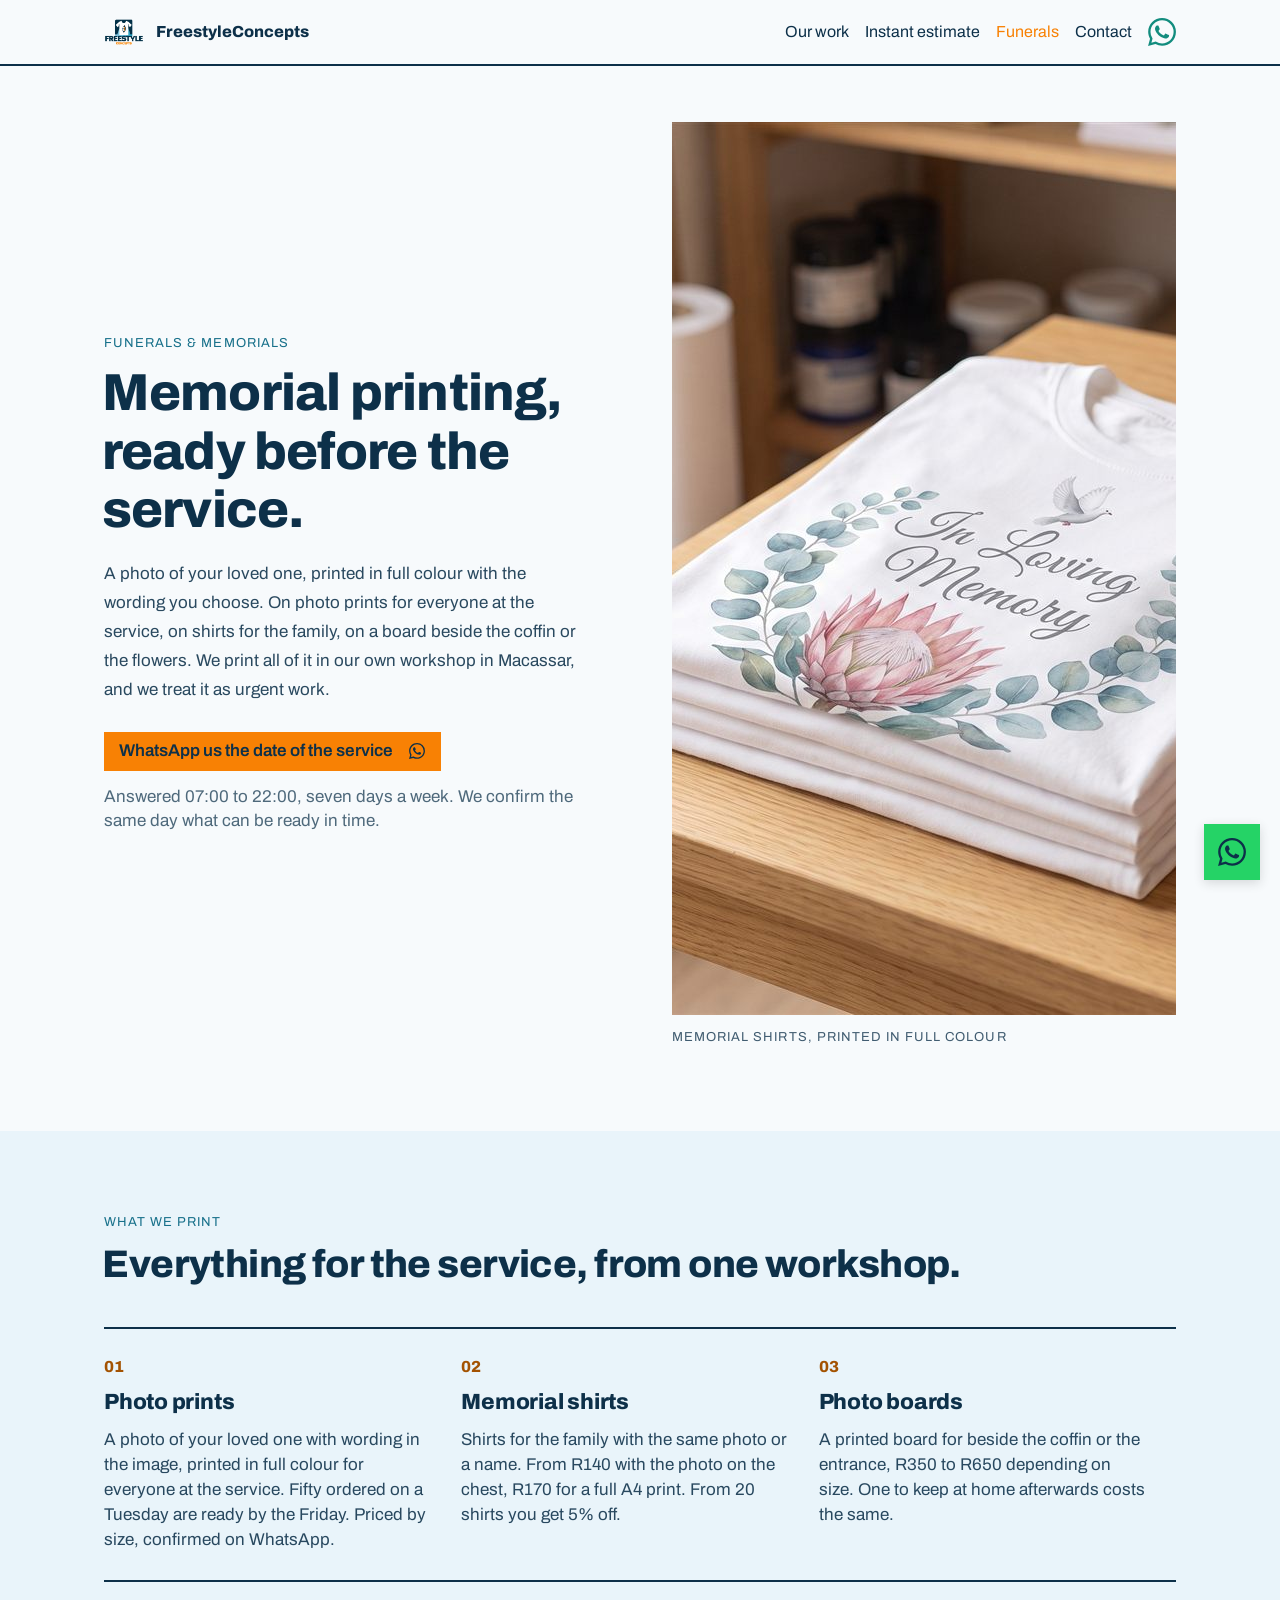
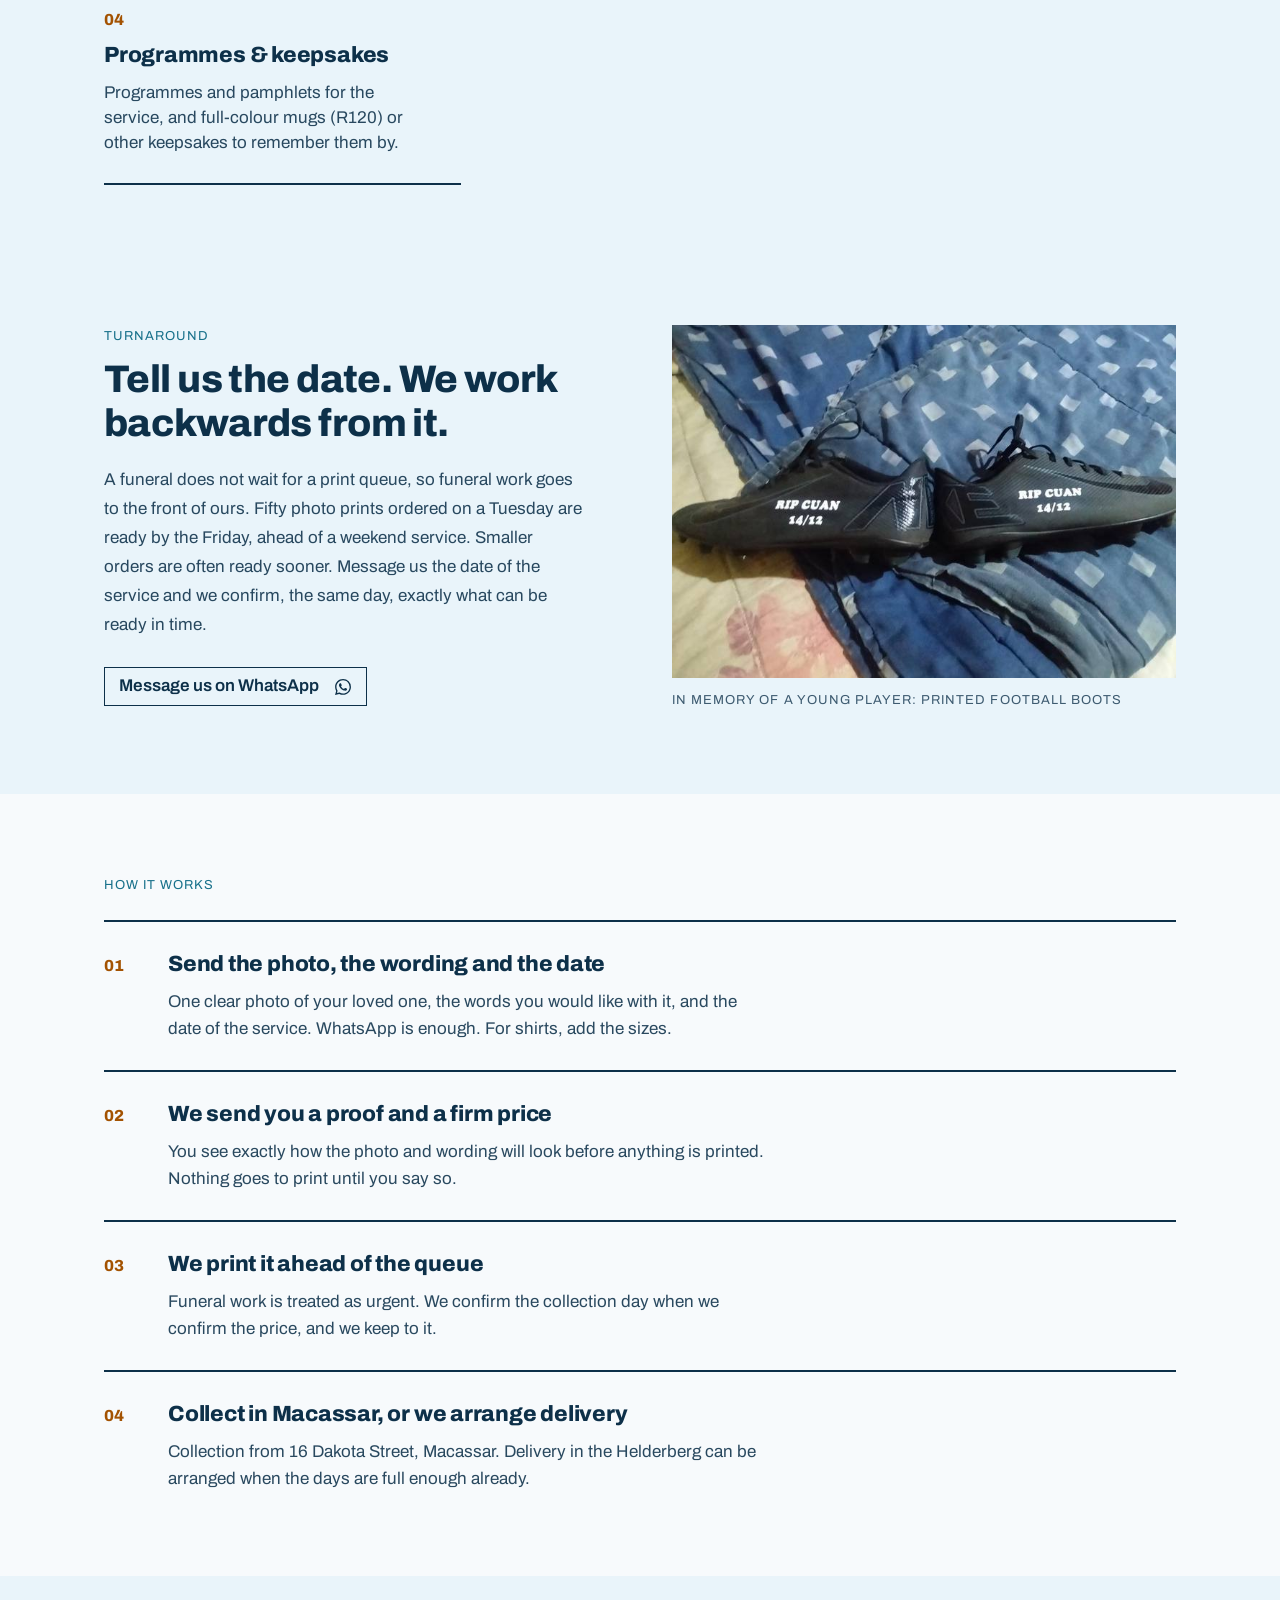
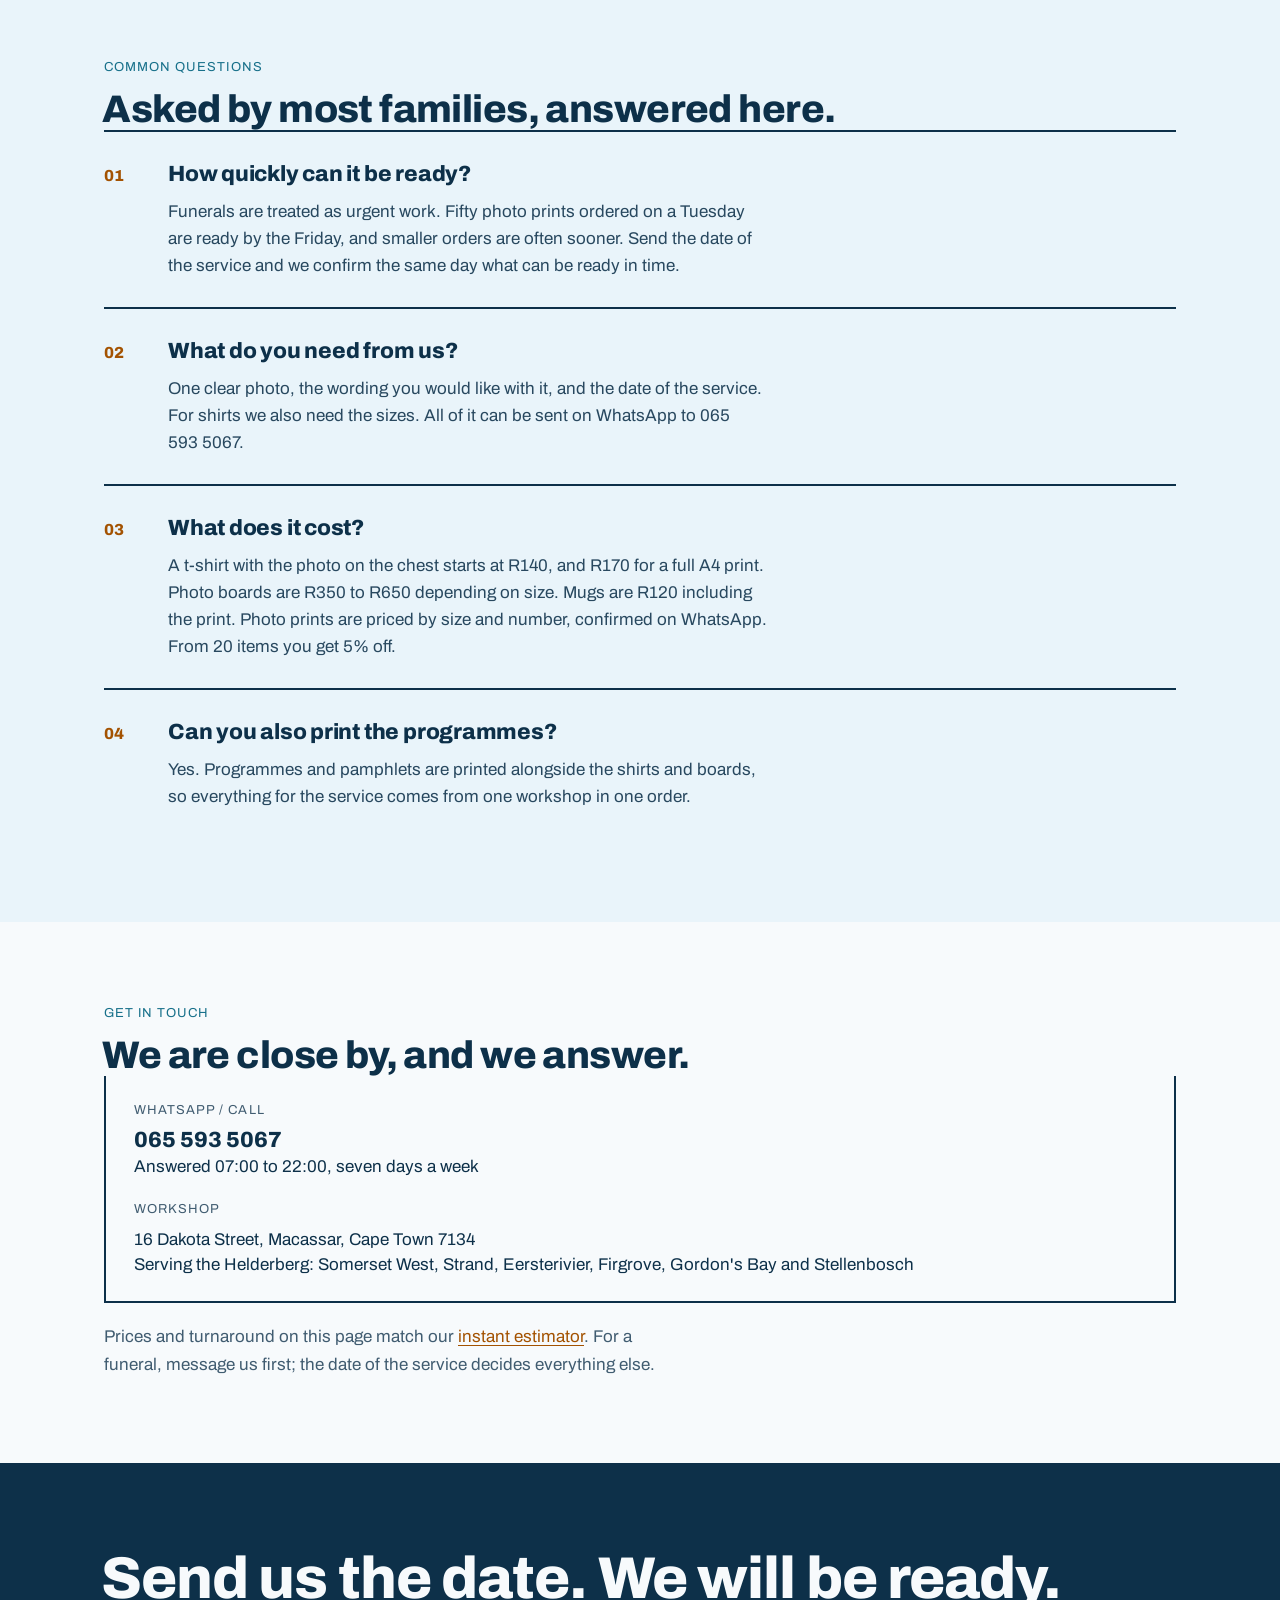
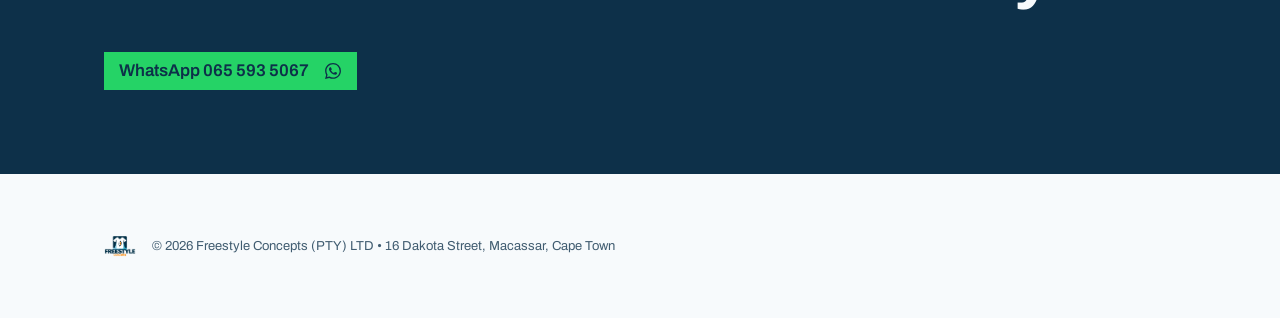
<file: funerals/index.html>
<!DOCTYPE html>
<html lang="en-ZA">
<head>
<meta charset="utf-8">
<meta name="viewport" content="width=device-width, initial-scale=1">
<!-- Google tag (gtag.js) - Google Ads AW-17713141793 -->
<script async src="https://www.googletagmanager.com/gtag/js?id=AW-17713141793"></script>
<script>
  window.dataLayer = window.dataLayer || [];
  function gtag(){dataLayer.push(arguments);}
  gtag('js', new Date());
  gtag('config', 'AW-17713141793');
</script>
<title>Funeral &amp; Memorial Printing in Macassar, Cape Town</title>
<meta name="description" content="Memorial photo prints, shirts for the family and photo boards for the service, printed in Macassar. Fifty photo prints ordered on a Tuesday are ready by the Friday.">
<link rel="canonical" href="https://www.freestyleconcepts.co.za/funerals/">
<meta name="robots" content="index, follow, max-image-preview:large">
<meta name="theme-color" content="#f7fafc">

<meta property="og:type" content="website">
<meta property="og:site_name" content="Freestyle Concepts">
<meta property="og:locale" content="en_ZA">
<meta property="og:url" content="https://www.freestyleconcepts.co.za/funerals/">
<meta property="og:title" content="Funeral &amp; memorial printing, ready before the service">
<meta property="og:description" content="Memorial photo prints, shirts for the family and photo boards for the service, printed in Macassar. Tell us the date of the service and we confirm what can be ready.">
<meta property="og:image" content="https://www.freestyleconcepts.co.za/uploads/Products/memorial-tees-workshop.jpg">
<meta property="og:image:width" content="1600">
<meta property="og:image:height" content="893">
<meta property="og:image:alt" content="Freshly printed white memorial t-shirts on a workshop table">
<meta name="twitter:card" content="summary_large_image">
<meta name="twitter:title" content="Funeral &amp; memorial printing, ready before the service">
<meta name="twitter:description" content="Memorial photo prints, shirts for the family and photo boards for the service, printed in Macassar.">
<meta name="twitter:image" content="https://www.freestyleconcepts.co.za/uploads/Products/memorial-tees-workshop.jpg">

<link rel="icon" href="/uploads/Freestyle-concepts-logo-square.png">
<link rel="apple-touch-icon" href="/uploads/Freestyle-concepts-logo-square.png">
<link rel="preconnect" href="https://fonts.googleapis.com">
<link rel="preconnect" href="https://fonts.gstatic.com" crossorigin>
<link rel="stylesheet" href="https://fonts.googleapis.com/css2?family=Archivo:wght@400;600;800&display=swap">
<link rel="stylesheet" href="/assets/css/modernist.css?v=125023d6">
<link rel="stylesheet" href="/assets/css/site.css?v=4402c490">
<script type="application/ld+json">
{
  "@context": "https://schema.org",
  "@graph": [
    {
      "@type": "WebPage",
      "@id": "https://www.freestyleconcepts.co.za/funerals/#webpage",
      "url": "https://www.freestyleconcepts.co.za/funerals/",
      "name": "Funeral and Memorial Printing in Macassar, Cape Town",
      "inLanguage": "en-ZA",
      "isPartOf": { "@id": "https://www.freestyleconcepts.co.za/#website" },
      "about": { "@id": "https://www.freestyleconcepts.co.za/#business" },
      "breadcrumb": { "@id": "https://www.freestyleconcepts.co.za/funerals/#breadcrumb" }
    },
    {
      "@type": "BreadcrumbList",
      "@id": "https://www.freestyleconcepts.co.za/funerals/#breadcrumb",
      "itemListElement": [
        { "@type": "ListItem", "position": 1, "name": "Home", "item": "https://www.freestyleconcepts.co.za/" },
        { "@type": "ListItem", "position": 2, "name": "Funerals and memorials", "item": "https://www.freestyleconcepts.co.za/funerals/" }
      ]
    },
    {
      "@type": "Service",
      "@id": "https://www.freestyleconcepts.co.za/funerals/#service",
      "name": "Funeral and memorial printing",
      "serviceType": "Memorial printing",
      "provider": { "@id": "https://www.freestyleconcepts.co.za/#business" },
      "areaServed": ["Macassar", "Somerset West", "Strand", "Gordon's Bay", "Stellenbosch", "Eersterivier", "Firgrove", "Cape Town"],
      "description": "Full-colour photo prints of the person who died with wording of the family's choosing, memorial shirts, photo boards for the service and printed keepsakes. Treated as urgent work: fifty photo prints ordered on a Tuesday are ready by the Friday."
    },
    {
      "@type": "FAQPage",
      "@id": "https://www.freestyleconcepts.co.za/funerals/#faq",
      "mainEntity": [
        {
          "@type": "Question",
          "name": "How quickly can memorial printing be ready?",
          "acceptedAnswer": {
            "@type": "Answer",
            "text": "Funerals are treated as urgent work. Fifty photo prints ordered on a Tuesday are ready by the Friday, ahead of a weekend service, and smaller orders are often sooner. Send us the date of the service on WhatsApp and we confirm the same day what can be ready in time."
          }
        },
        {
          "@type": "Question",
          "name": "What do you need from us?",
          "acceptedAnswer": {
            "@type": "Answer",
            "text": "One clear photo of your loved one, the wording you would like with it, and the date of the service. For shirts we also need the sizes. All of it can be sent on WhatsApp to 065 593 5067."
          }
        },
        {
          "@type": "Question",
          "name": "What does memorial printing cost?",
          "acceptedAnswer": {
            "@type": "Answer",
            "text": "A t-shirt with the photo printed on the chest starts at R140, and R170 for a full A4 print. Photo boards are R350 to R650 depending on size. Mugs are R120 including the print. Photo prints are priced by size and number, confirmed on WhatsApp. Orders of 20 items or more get 5 percent off."
          }
        },
        {
          "@type": "Question",
          "name": "Can you also print the programmes for the service?",
          "acceptedAnswer": {
            "@type": "Answer",
            "text": "Yes. Programmes and pamphlets are printed alongside the shirts and boards, so everything for the service can come from one workshop in one order. Send the text and the photo, and we set it up for you."
          }
        }
      ]
    }
  ]
}
</script>
<script defer src="https://cloud.umami.is/script.js" data-website-id="fecaff06-fd62-4b3c-8bee-aca28d5e7d36"></script>
</head>
<body>

<svg width="0" height="0" style="position:absolute" aria-hidden="true">
  <symbol id="i-wa" viewBox="0 0 24 24"><path fill="currentColor" d="M17.472 14.382c-.297-.149-1.758-.867-2.03-.967-.273-.099-.471-.148-.67.15-.197.297-.767.966-.94 1.164-.173.199-.347.223-.644.075-.297-.15-1.255-.463-2.39-1.475-.883-.788-1.48-1.761-1.653-2.059-.173-.297-.018-.458.13-.606.134-.133.298-.347.446-.52.149-.174.198-.298.298-.497.099-.198.05-.371-.025-.52-.075-.149-.669-1.612-.916-2.207-.242-.579-.487-.5-.669-.51-.173-.008-.371-.01-.57-.01-.198 0-.52.074-.792.372-.272.297-1.04 1.016-1.04 2.479 0 1.462 1.065 2.875 1.213 3.074.149.198 2.096 3.2 5.077 4.487.709.306 1.262.489 1.694.625.712.227 1.36.195 1.871.118.571-.085 1.758-.719 2.006-1.413.248-.694.248-1.289.173-1.413-.074-.124-.272-.198-.57-.347m-5.421 7.403h-.004a9.87 9.87 0 01-5.031-1.378l-.361-.214-3.741.982.998-3.648-.235-.374a9.86 9.86 0 01-1.51-5.26c.001-5.45 4.436-9.884 9.888-9.884 2.64 0 5.122 1.03 6.988 2.898a9.825 9.825 0 012.893 6.994c-.003 5.45-4.437 9.884-9.885 9.884m8.413-18.297A11.815 11.815 0 0012.05 0C5.495 0 .16 5.335.157 11.892c0 2.096.547 4.142 1.588 5.945L.057 24l6.305-1.654a11.882 11.882 0 005.683 1.448h.005c6.554 0 11.89-5.335 11.893-11.893a11.821 11.821 0 00-3.48-8.413Z"/></symbol>
</svg>

<header>
  <nav class="nav site-nav" aria-label="Main">
    <a class="nav-brand" href="/" style="text-decoration:none;color:inherit">
      <img src="/uploads/Freestyle-concepts-logo-square.png" alt="Freestyle Concepts logo" width="40" height="40">
      FreestyleConcepts
    </a>
    <span class="nav-links" data-nav-links>
      <a href="/#work">Our work</a>
      <a href="/#quote">Instant estimate</a>
      <a href="/funerals/" aria-current="page">Funerals</a>
      <a href="/#contact">Contact</a>
    </span>
    <a class="nav-wa" data-wa-link href="https://wa.me/27655935067" aria-label="Chat with us on WhatsApp" title="WhatsApp us">
      <svg width="28" height="28" aria-hidden="true"><use href="#i-wa"/></svg>
    </a>
    <button type="button" class="nav-toggle" data-nav-toggle aria-label="Open menu" aria-expanded="false" aria-controls="nav-panel">
      <svg data-nav-icon="open" width="22" height="22" viewBox="0 0 24 24" fill="none" stroke="currentColor" stroke-width="2" stroke-linecap="round" aria-hidden="true"><path d="M3 6h18"/><path d="M3 12h18"/><path d="M3 18h18"/></svg>
      <svg data-nav-icon="close" width="22" height="22" viewBox="0 0 24 24" fill="none" stroke="currentColor" stroke-width="2" stroke-linecap="round" aria-hidden="true" hidden><path d="M18 6 6 18"/><path d="m6 6 12 12"/></svg>
    </button>
  </nav>
  <div class="nav-panel" id="nav-panel" hidden>
    <div class="wrap">
      <a href="/">Home</a>
      <a href="/#work">Our work</a>
      <a href="/#quote">Instant estimate</a>
      <a href="/funerals/">Funerals</a>
      <a href="/#contact">Contact</a>
    </div>
  </div>
</header>

<main id="main">

  <!-- ── Hero ─────────────────────────────────────────────────────────── -->
  <div class="wrap">
    <section class="split" aria-labelledby="hero-title">
      <div>
        <span class="kicker">Funerals &amp; memorials</span>
        <h1 class="t-title" id="hero-title" style="font-size:clamp(34px,4.5vw,52px);line-height:1.12">Memorial printing, ready before the service.</h1>
        <p class="lede">A photo of your loved one, printed in full colour with the wording you choose. On photo prints for everyone at the service, on shirts for the family, on a board beside the coffin or the flowers. We print all of it in our own workshop in Macassar, and we treat it as urgent work.</p>
        <div class="cta-row">
          <a class="btn btn-primary btn-nowrap" data-wa-link href="https://wa.me/27655935067?text=Hi%20Freestyle%20Concepts.%20There%20is%20a%20funeral%20in%20the%20family%20and%20I%20would%20like%20to%20ask%20about%20memorial%20printing.">WhatsApp us the date of the service<svg class="ico-inline" width="16" height="16" aria-hidden="true"><use href="#i-wa"/></svg></a>
        </div>
        <p class="note" style="margin-top:14px">Answered 07:00 to 22:00, seven days a week. We confirm the same day what can be ready in time.</p>
      </div>
      <figure>
        <img src="/uploads/Products/memorial-tees-workshop.jpg" alt="A stack of freshly printed white memorial t-shirts reading In Loving Memory inside a watercolour protea wreath, with a king protea lying beside them on the worktable" width="1600" height="893" fetchpriority="high">
        <figcaption>Memorial shirts, printed in full colour</figcaption>
      </figure>
    </section>
  </div>

  <!-- ── What we print ────────────────────────────────────────────────── -->
  <div class="band">
    <div class="wrap">
      <section class="section" aria-labelledby="what-title">
        <span class="kicker">What we print</span>
        <h2 class="t-title" id="what-title">Everything for the service, from one workshop.</h2>

        <div class="services">
          <div class="service">
            <p class="service-num">01</p>
            <h3>Photo prints</h3>
            <p>A photo of your loved one with wording in the image, printed in full colour for everyone at the service. Fifty ordered on a Tuesday are ready by the Friday. Priced by size, confirmed on WhatsApp.</p>
          </div>
          <div class="service">
            <p class="service-num">02</p>
            <h3>Memorial shirts</h3>
            <p>Shirts for the family with the same photo or a name. From R140 with the photo on the chest, R170 for a full A4 print. From 20 shirts you get 5% off.</p>
          </div>
          <div class="service">
            <p class="service-num">03</p>
            <h3>Photo boards</h3>
            <p>A printed board for beside the coffin or the entrance, R350 to R650 depending on size. One to keep at home afterwards costs the same.</p>
          </div>
          <div class="service">
            <p class="service-num">04</p>
            <h3>Programmes &amp; keepsakes</h3>
            <p>Programmes and pamphlets for the service, and full-colour mugs (R120) or other keepsakes to remember them by.</p>
          </div>
        </div>
      </section>

      <!-- ── Turnaround ─────────────────────────────────────────────────── -->
      <section class="split" aria-labelledby="turn-title">
        <div>
          <span class="kicker">Turnaround</span>
          <h2 class="t-title" id="turn-title">Tell us the date. We work backwards from it.</h2>
          <p class="lede">A funeral does not wait for a print queue, so funeral work goes to the front of ours. Fifty photo prints ordered on a Tuesday are ready by the Friday, ahead of a weekend service. Smaller orders are often ready sooner. Message us the date of the service and we confirm, the same day, exactly what can be ready in time.</p>
          <div class="cta-row">
            <a class="btn btn-secondary btn-nowrap" data-wa-link href="https://wa.me/27655935067?text=Hi%20Freestyle%20Concepts.%20There%20is%20a%20funeral%20in%20the%20family%20and%20I%20would%20like%20to%20ask%20about%20memorial%20printing.">Message us on WhatsApp<svg class="ico-inline" width="16" height="16" aria-hidden="true"><use href="#i-wa"/></svg></a>
          </div>
        </div>
        <figure>
          <img src="/uploads/Products/memorial-printed-football-boots.jpg" alt="A pair of black football boots printed in memory of a young player, each boot carrying his name and a date" loading="lazy" decoding="async">
          <figcaption>In memory of a young player: printed football boots</figcaption>
        </figure>
      </section>
    </div>
  </div>

  <!-- ── How it works ─────────────────────────────────────────────────── -->
  <div class="wrap">
    <section class="section section--pb-56" aria-labelledby="how-title">
      <span class="kicker kicker-tnum kicker--lead" id="how-title">How it works</span>
      <ol class="steps">
        <li class="step">
          <p class="step-num">01</p>
          <div>
            <h3>Send the photo, the wording and the date</h3>
            <p>One clear photo of your loved one, the words you would like with it, and the date of the service. WhatsApp is enough. For shirts, add the sizes.</p>
          </div>
        </li>
        <li class="step">
          <p class="step-num">02</p>
          <div>
            <h3>We send you a proof and a firm price</h3>
            <p>You see exactly how the photo and wording will look before anything is printed. Nothing goes to print until you say so.</p>
          </div>
        </li>
        <li class="step">
          <p class="step-num">03</p>
          <div>
            <h3>We print it ahead of the queue</h3>
            <p>Funeral work is treated as urgent. We confirm the collection day when we confirm the price, and we keep to it.</p>
          </div>
        </li>
        <li class="step">
          <p class="step-num">04</p>
          <div>
            <h3>Collect in Macassar, or we arrange delivery</h3>
            <p>Collection from 16 Dakota Street, Macassar. Delivery in the Helderberg can be arranged when the days are full enough already.</p>
          </div>
        </li>
      </ol>
    </section>
  </div>

  <!-- ── Questions ────────────────────────────────────────────────────── -->
  <div class="band">
    <div class="wrap">
      <section class="section" aria-labelledby="faq-title">
        <span class="kicker">Common questions</span>
        <h2 class="t-title" id="faq-title">Asked by most families, answered here.</h2>

        <ol class="steps">
          <li class="step">
            <p class="step-num">01</p>
            <div>
              <h3>How quickly can it be ready?</h3>
              <p>Funerals are treated as urgent work. Fifty photo prints ordered on a Tuesday are ready by the Friday, and smaller orders are often sooner. Send the date of the service and we confirm the same day what can be ready in time.</p>
            </div>
          </li>
          <li class="step">
            <p class="step-num">02</p>
            <div>
              <h3>What do you need from us?</h3>
              <p>One clear photo, the wording you would like with it, and the date of the service. For shirts we also need the sizes. All of it can be sent on WhatsApp to 065 593 5067.</p>
            </div>
          </li>
          <li class="step">
            <p class="step-num">03</p>
            <div>
              <h3>What does it cost?</h3>
              <p>A t-shirt with the photo on the chest starts at R140, and R170 for a full A4 print. Photo boards are R350 to R650 depending on size. Mugs are R120 including the print. Photo prints are priced by size and number, confirmed on WhatsApp. From 20 items you get 5% off.</p>
            </div>
          </li>
          <li class="step">
            <p class="step-num">04</p>
            <div>
              <h3>Can you also print the programmes?</h3>
              <p>Yes. Programmes and pamphlets are printed alongside the shirts and boards, so everything for the service comes from one workshop in one order.</p>
            </div>
          </li>
        </ol>
      </section>
    </div>
  </div>

  <!-- ── Contact ──────────────────────────────────────────────────────── -->
  <div class="wrap">
    <section class="section" id="contact" aria-labelledby="contact-title">
      <span class="kicker">Get in touch</span>
      <h2 class="t-title" id="contact-title">We are close by, and we answer.</h2>

      <div class="turnaround">
        <div>
          <p class="field-label field-label--tight">WhatsApp / call</p>
          <p class="copy-body"><a class="contact-strong" href="tel:+27655935067">065 593 5067</a><br>Answered 07:00 to 22:00, seven days a week</p>
        </div>
        <div>
          <p class="field-label field-label--tight">Workshop</p>
          <p class="copy-body">16 Dakota Street, Macassar, Cape Town 7134<br>Serving the Helderberg: Somerset West, Strand, Eersterivier, Firgrove, Gordon's Bay and Stellenbosch</p>
        </div>
      </div>

      <p class="note note-wide">Prices and turnaround on this page match our <a href="/#quote">instant estimator</a>. For a funeral, message us first; the date of the service decides everything else.</p>
    </section>
  </div>

  <!-- ── Poster close ─────────────────────────────────────────────────── -->
  <section class="poster" aria-labelledby="poster-title">
    <div class="poster-inner">
      <h2 class="t-display" id="poster-title">Send us the date. We will be ready.</h2>
      <div class="cta-row">
        <a class="btn btn-primary btn-wa btn-nowrap" data-wa-link href="https://wa.me/27655935067?text=Hi%20Freestyle%20Concepts.%20There%20is%20a%20funeral%20in%20the%20family%20and%20I%20would%20like%20to%20ask%20about%20memorial%20printing.">WhatsApp 065 593 5067<svg class="ico-inline" width="16" height="16" aria-hidden="true"><use href="#i-wa"/></svg></a>
      </div>
    </div>
  </section>

</main>

<div class="wrap">
  <footer class="site-footer">
    <img src="/uploads/Freestyle-concepts-logo-square.png" alt="" width="32" height="32">
    <span>© 2026 Freestyle Concepts (PTY) LTD • 16 Dakota Street, Macassar, Cape Town</span>
  </footer>
</div>

<a class="wa-float" data-wa-link href="https://wa.me/27655935067?text=Hi%20Freestyle%20Concepts.%20There%20is%20a%20funeral%20in%20the%20family%20and%20I%20would%20like%20to%20ask%20about%20memorial%20printing." aria-label="Chat on WhatsApp">
  <svg width="28" height="28" aria-hidden="true"><use href="#i-wa"/></svg>
</a>

<script>
(function () {
  'use strict';

  /* Mobile navigation, same behaviour as the homepage. This page does not
     load site.js, which assumes the estimator and gallery exist. */
  var navToggle = document.querySelector('[data-nav-toggle]');
  var navPanel = document.getElementById('nav-panel');
  var navIconOpen = document.querySelector('[data-nav-icon="open"]');
  var navIconClose = document.querySelector('[data-nav-icon="close"]');
  function setNav(open) {
    navPanel.hidden = !open;
    navToggle.setAttribute('aria-expanded', open ? 'true' : 'false');
    navToggle.setAttribute('aria-label', open ? 'Close menu' : 'Open menu');
    navIconOpen.hidden = open;
    navIconClose.hidden = !open;
  }
  navToggle.addEventListener('click', function () { setNav(navPanel.hidden); });
})();
</script>

<!-- Google Ads conversion tracking: every CTA here opens WhatsApp. Same
     labels as the homepage, values in EUR because the account bills in EUR.
     Clicks also go to Umami so organic traffic is counted. -->
<script>
(function () {
  'use strict';

  /* This page does not load site.js, so it carries its own copy of the
     arrived-from-an-ad test. Keep it in step with the one in site.js: same
     key, same 30 day window, same marker phrase. */
  var AD_KEY = 'fc_ad_visit';
  var AD_TTL = 30 * 24 * 60 * 60 * 1000;

  function cameFromAd() {
    var q = window.location.search;
    if (/[?&](gclid|gbraid|wbraid)=/.test(q) || /[?&]utm_medium=cpc(&|$)/.test(q)) {
      try { localStorage.setItem(AD_KEY, String(Date.now())); } catch (e) {}
      return true;
    }
    try {
      var t = parseInt(localStorage.getItem(AD_KEY), 10);
      return !!t && (Date.now() - t) < AD_TTL;
    } catch (e) { return false; }
  }

  function source() { return cameFromAd() ? 'ads' : 'organic'; }
  function greeting() { return source() === 'ads' ? 'Hello' : 'Hi'; }

  /* The wording is in the markup too so the links still work without JS.
     Restamping here does two things the markup cannot: it gives the nav icon
     a message of its own, and it swaps the greeting word when the visit came
     from an ad. The full stop after the greeting is deliberate on this page,
     and the message is otherwise word for word the same either way. */
  var ASK = 'There is a funeral in the family and I would like to ask about memorial printing.';
  var waLinks = document.querySelectorAll('a[href*="wa.me/"]');
  for (var i = 0; i < waLinks.length; i++) {
    waLinks[i].href = 'https://wa.me/27655935067?text='
      + encodeURIComponent(greeting() + ' Freestyle Concepts. ' + ASK);
  }

  var CONV = {
    wa:   { label: 'AW-17713141793/yxcACJuZtOYcEKGwpP5B', value: 4, name: 'wa_general'  },
    call: { label: 'AW-17713141793/Ul5nCJ6ZtOYcEKGwpP5B', value: 4, name: 'phone_click' },
    mail: { label: 'AW-17713141793/qQpJCKGZtOYcEKGwpP5B', value: 1, name: 'email_click' }
  };
  var fired = {};
  function report(key) {
    var c = CONV[key];
    if (!c) return;
    // Umami counts every click and splits ads from organic.
    var src = source();
    if (window.umami) umami.track(c.name + '_' + src, { source: src });
    // Ads counts a visitor once per pageview.
    if (fired[key]) return;
    fired[key] = true;
    gtag('event', 'conversion', { send_to: c.label, value: c.value, currency: 'EUR' });
    // Inert until a GA4 destination is configured alongside the AW- one.
    gtag('event', c.name, { value: c.value, currency: 'EUR' });
  }
  document.addEventListener('click', function (e) {
    var el = e.target.closest ? e.target.closest('a, button') : null;
    if (!el) return;
    var href = el.getAttribute('href') || '';
    if (el.matches('[data-wa-link]') || href.indexOf('wa.me/') > -1) return report('wa');
    if (href.indexOf('tel:') === 0) return report('call');
    if (href.indexOf('mailto:') === 0) return report('mail');
  }, true);
})();
</script>

</body>
</html>
</file>
<file: assets/css/modernist.css>
/* ══════════════════════════════════════════════════════════════════════════
   Modernist — design-system tokens and component classes.
   Imported from the Claude Design project (design system
   "modernist-1cd4e935-73ed-487b-a7a9-63503bee9bfd"). Keep this file in sync
   with the design system; page-level decisions belong in site.css.

   One change from the source file: the Archivo @import was replaced by a
   <link rel="stylesheet"> + preconnect in index.html, so the font request is
   not blocked behind this stylesheet.
   ══════════════════════════════════════════════════════════════════════ */

:root {
  --color-bg: #f3f2f2;
  --color-surface: #eae9e9;
  --color-text: #201e1d;
  --color-accent: #ec3013;
  --color-accent-2: #e15b47;
  --color-divider: color-mix(in srgb, #201e1d 40%, transparent);

  /* Tonal ramps — generated in OKLCH on one shared lightness scale, so the
     same step of any role matches the others in visual value. */
  --color-neutral-100: #f8f4f4;
  --color-neutral-200: #eae7e7;
  --color-neutral-300: #d7d3d3;
  --color-neutral-400: #bab6b6;
  --color-neutral-500: #9b9797;
  --color-neutral-600: #7d7979;
  --color-neutral-700: #605d5d;
  --color-neutral-800: #444141;
  --color-neutral-900: #2d2b2b;

  --color-accent-100: #fff2ef;
  --color-accent-200: #ffe0d9;
  --color-accent-300: #ffc4b8;
  --color-accent-400: #ff9783;
  --color-accent-500: #ff563c;
  --color-accent-600: #dd2b0f;
  --color-accent-700: #ae1800;
  --color-accent-800: #7c1405;
  --color-accent-900: #4d170e;

  --color-accent-2-100: #fff2ef;
  --color-accent-2-200: #ffe0da;
  --color-accent-2-300: #ffc4b9;
  --color-accent-2-400: #ff9784;
  --color-accent-2-500: #ef6853;
  --color-accent-2-600: #c94b39;
  --color-accent-2-700: #9e3526;
  --color-accent-2-800: #71261b;
  --color-accent-2-900: #471d16;

  --font-heading: "Archivo", system-ui, sans-serif;
  --font-heading-weight: 800;
  --font-body: "Archivo", system-ui, sans-serif;

  --space-1: 4.0px;
  --space-2: 8.0px;
  --space-3: 12.0px;
  --space-4: 16.0px;
  --space-6: 24.0px;
  --space-8: 32.0px;

  --radius-sm: 0px;
  --radius-md: 0px;
  --radius-lg: 0px;

  /* Elevation — derived from the ground: soft ink-tinted shadows on a
     light theme, a hairline edge + ambient darkness on a dark one. */
  --shadow-sm: 0 1px 2px color-mix(in srgb, #2d2b2b 14%, transparent);
  --shadow-md: 0 3px 10px color-mix(in srgb, #2d2b2b 16%, transparent);
  --shadow-lg: 0 12px 32px color-mix(in srgb, #2d2b2b 22%, transparent);
}

body {
  background: var(--color-bg);
  color: var(--color-text);
  font-family: var(--font-body);
}
h1, h2, h3, h4 { font-family: var(--font-heading); font-weight: var(--font-heading-weight); }

.grayscale { filter: grayscale(1) contrast(1.08) }

/* ══════════════════════════════════════════════════════════════════════════
   Components — built with the tokens above. Plain CSS on plain HTML:
   no JavaScript, no build step.
   ══════════════════════════════════════════════════════════════════════ */

*, *::before, *::after { box-sizing: border-box; }
body { margin: 0; font-size: 15px; line-height: 1.55; font-weight: 400; }
h1, h2, h3, h4, h5, h6 {
  font-family: var(--font-heading); font-weight: var(--font-heading-weight);
  line-height: 1.12; letter-spacing: -0.015em; margin: 0 0 var(--space-2);
}
h1 { font-size: 42px; }
h2 { font-size: 32px; }
h3 { font-size: 25px; }
h4 { font-size: 20px; }
h5 { font-size: 16px; }
h6 { font-size: 13px; letter-spacing: 0.08em; text-transform: uppercase; }
p { margin: 0 0 var(--space-3); }
a { color: var(--color-accent); text-underline-offset: 3px; }
img { display: block; max-width: 100%; }
figure { margin: 0; }
figcaption {
  font-size: 11px; margin-top: var(--space-1);
  color: color-mix(in srgb, var(--color-text) 55%, transparent);
}
.text-muted { color: color-mix(in srgb, var(--color-text) 55%, transparent); }
:focus { outline: none; }
:focus-visible { outline: 2px solid var(--color-accent); outline-offset: 2px; }
::selection { background: color-mix(in srgb, var(--color-accent) 30%, transparent); }

/* — rules — */
.hr {
  height: 2px; border: 0; margin: var(--space-4) 0;
  background: var(--color-divider);
}

/* — buttons — */
.btn {
  display: inline-flex; align-items: center; justify-content: center; gap: 6px;
  cursor: pointer; text-decoration: none;
  font-family: var(--font-heading); font-weight: var(--font-heading-weight);
  font-size: 14px; line-height: 1.2; color: var(--color-text);
  background: transparent; border: 1px solid transparent;
  padding: var(--space-2) calc(var(--space-3) * 1.2);
  border-radius: var(--radius-md);
}
.btn svg { display: block; }
.btn:disabled { opacity: 0.45; cursor: not-allowed; }
.btn-primary { background: var(--color-accent); color: var(--color-bg); }
.btn-primary:hover { background: var(--color-accent-600); }
.btn-primary:active { background: var(--color-accent-700); }
.btn-secondary { border-color: var(--color-divider); }
.btn-secondary:hover { background: color-mix(in srgb, var(--color-text) 7%, transparent); }
.btn-secondary:active { background: color-mix(in srgb, var(--color-text) 14%, transparent); }
.btn-ghost { color: var(--color-accent); padding-inline: var(--space-1); }
.btn-ghost:hover { background: color-mix(in srgb, var(--color-accent) 10%, transparent); }
.btn-ghost:active { background: color-mix(in srgb, var(--color-accent) 18%, transparent); }
.btn-icon { width: 36px; height: 36px; padding: 0; }
.btn-block { width: 100%; margin-top: var(--space-2); justify-content: flex-start; text-align: left; }

/* — forms — */
.field > label {
  display: block; font-size: 12px; margin-bottom: 5px;
  color: color-mix(in srgb, var(--color-text) 70%, transparent);
}
.input {
  width: 100%; min-height: 36px; padding: 6px 10px; font: inherit;
  font-size: 14px; color: var(--color-text); caret-color: var(--color-accent);
  background: var(--color-surface);
  border: 1px solid var(--color-divider); border-radius: var(--radius-md);
}
.input:hover { border-color: color-mix(in srgb, var(--color-text) 45%, transparent); }
.input:focus-visible { border-color: var(--color-accent); outline-offset: 0; }
textarea.input { min-height: 90px; resize: vertical; }
.radio { display: inline-flex; align-items: center; gap: 8px; cursor: pointer; font-size: 14px; }
.radio input, .seg-opt input {
  position: absolute; opacity: 0; width: 0; height: 0; pointer-events: none;
}
.radio .dot {
  width: 16px; height: 16px; flex: none; border-radius: 50%;
  border: 1.5px solid var(--color-divider);
}
.radio:hover .dot { border-color: var(--color-accent); }
.radio input:checked + .dot {
  border-color: var(--color-accent); background: var(--color-accent);
  box-shadow: inset 0 0 0 4px var(--color-bg);
}
.radio input:focus-visible + .dot { outline: 2px solid var(--color-accent); outline-offset: 2px; }
.seg {
  display: inline-flex; overflow: hidden;
  border: 1px solid var(--color-divider); border-radius: var(--radius-md);
}
.seg-opt {
  display: inline-flex; align-items: center; gap: 6px;
  padding: 7px 12px; font-size: 13px; cursor: pointer;
}
.seg-opt + .seg-opt { border-left: 1px solid var(--color-divider); }
.seg-opt:has(input:checked) { background: var(--color-accent); color: var(--color-bg); }
.seg-opt:not(:has(input:checked)):hover { background: color-mix(in srgb, var(--color-text) 7%, transparent); }
.seg-opt:has(input:focus-visible) { outline: 2px solid var(--color-accent); outline-offset: -2px; }

/* — cards — */
.card {
  display: flex; flex-direction: column; gap: var(--space-2);
  padding: var(--space-3); border-radius: var(--radius-md); background: var(--color-surface);
}
.card-kicker { font-size: 10px; letter-spacing: 0.1em; text-transform: uppercase; color: var(--color-accent); }
.card-title {
  font-family: var(--font-heading); font-weight: var(--font-heading-weight);
  font-size: 17px; line-height: 1.2;
}
.card-body { margin: 0; font-size: 13px; opacity: 0.8; flex: 1; }
.card-meta {
  display: flex; align-items: center; gap: 6px; font-size: 11px;
  color: color-mix(in srgb, var(--color-text) 50%, transparent);
}
.elev-sm { box-shadow: var(--shadow-sm); }
.elev-md { box-shadow: var(--shadow-md); }
.elev-lg { box-shadow: var(--shadow-lg); }

/* — tags — */
.tag {
  display: inline-flex; align-items: center; font-size: 11px;
  letter-spacing: 0.02em; padding: 3px 10px;
  border-radius: calc(var(--radius-md) * 0.75);
}
.tag-accent { background: var(--color-accent-100); color: var(--color-accent-800); }
.tag-accent-2 { background: var(--color-accent-2-100); color: var(--color-accent-2-800); }
.tag-neutral { background: var(--color-neutral-100); color: var(--color-neutral-800); }
.tag-outline { border: 1px solid var(--color-accent); color: var(--color-accent); }

/* — navigation — */
.nav {
  display: flex; align-items: center; gap: var(--space-4);
  padding: var(--space-3) var(--space-4);
  border-bottom: 2px solid var(--color-divider);
}
.nav-brand {
  font-family: var(--font-heading); font-weight: var(--font-heading-weight);
  font-size: 18px; margin-right: auto;
}
.nav a { color: inherit; text-decoration: none; font-size: 14px; }
.nav a:hover, .nav a[aria-current='page'] { color: var(--color-accent); }

/* — tables — */
.table { width: 100%; border-collapse: collapse; font-size: 14px; }
.table th {
  text-align: left; font-size: 11px; letter-spacing: 0.08em; text-transform: uppercase;
  color: color-mix(in srgb, var(--color-text) 60%, transparent);
  padding: var(--space-2); border-bottom: 2px solid var(--color-divider);
}
.table td {
  padding: var(--space-2);
  border-bottom: 1px solid var(--color-divider);
}
.table tbody tr:hover { background: color-mix(in srgb, var(--color-text) 4%, transparent); }

/* — dialog — */
.dialog-backdrop {
  position: fixed; inset: 0; display: grid; place-items: center;
  padding: var(--space-4);
  background: color-mix(in srgb, var(--color-neutral-900) 50%, transparent);
}
.dialog {
  width: min(440px, 100%); display: flex; flex-direction: column; gap: var(--space-3);
  padding: var(--space-4); border-radius: var(--radius-lg);
  background: var(--color-surface); box-shadow: var(--shadow-lg);
}
.dialog-title {
  font-family: var(--font-heading); font-weight: var(--font-heading-weight);
  font-size: 20px;
}
.dialog-body { font-size: 14px; opacity: 0.85; }
.dialog-actions { display: flex; justify-content: flex-end; gap: var(--space-2); margin-top: var(--space-2); }
</file>
<file: assets/css/site.css>
/* ══════════════════════════════════════════════════════════════════════════
   Freestyle Concepts — page styles.
   Layered on modernist.css: first the brand's token overrides, then the
   layout and component classes the page needs. The design canvas expressed
   these as inline styles; they live here as classes instead.
   ══════════════════════════════════════════════════════════════════════ */

:root {
  /* Brand overrides on the Modernist palette */
  --color-bg: #f7fafc;
  --color-text: #0d3049;
  --color-accent: #f88104;
  --color-accent-400: #fa9d36;
  --color-accent-500: #f88104;
  --color-accent-600: #d96f03;
  --color-accent-700: #a35201;
  --color-divider: #0d3049;
  --color-neutral-100: #e9f4fa;
  --brand-teal: #17708a;
  --brand-sky: #8ecbe8;

  /* Page-level primitives */
  --gutter: clamp(20px, 5vw, 72px);
  --measure: 1200px;
  --rule: 2px solid var(--color-divider);
  /* Named for the job, not the percentage, because the percentages move.
     Three steps down from full ink; every one clears AA on both grounds. */
  --ink-body: color-mix(in srgb, var(--color-text) 88%, transparent);
  --ink-label: color-mix(in srgb, var(--color-text) 78%, transparent);
  --ink-muted: color-mix(in srgb, var(--color-text) 72%, transparent);
  --wa: #25d366;
  --wa-hover: #1da851;
  --wa-dark: #128c7e;
}

html { scroll-behavior: smooth; }

.skip-link {
  position: fixed; top: 8px; left: 8px; z-index: 200;
  transform: translateY(-200%);
  background: var(--color-text); color: var(--color-bg);
  padding: 12px 18px; text-decoration: none; font-size: 17px;
  font-family: var(--font-heading); font-weight: var(--font-heading-weight);
}
.skip-link:focus { transform: translateY(0); }
body { margin: 0; text-wrap: pretty; overflow-x: hidden; }
a { color: var(--color-accent-700); }
a:hover { color: var(--color-accent-600); }
[hidden] { display: none !important; }
:focus-visible { outline: 2px solid var(--color-accent-600); }

/* ── Layout ────────────────────────────────────────────────────────────── */

.wrap { max-width: var(--measure); margin: 0 auto; padding: 0 var(--gutter); }
.band { background: var(--color-neutral-100); }
.section { padding: 84px 0; }
/* Our work and Occasion finder are the only two sections that sit back to back
   on the same ground, so they ran together. The 2px rule is the same device the
   page already uses between the service and step rows. */
.section + .section { border-top: var(--rule); }

/* ── Type ──────────────────────────────────────────────────────────────── */

.kicker {
  display: block; font-size: 13px; line-height: 14px; letter-spacing: 0.08em;
  text-transform: uppercase; color: var(--brand-teal); margin: 0 0 14px;
}
.kicker-tnum { font-feature-settings: 'tnum' 1; }
.t-display {
  font-size: clamp(38px, 4.6vw, 64px); line-height: 1.06;
  letter-spacing: -0.02em; margin: 0 0 0 -0.058em;
}
.t-title {
  font-size: clamp(28px, 3vw, 40px); line-height: 1.1;
  letter-spacing: -0.015em; margin: 0 0 0 -0.045em;
}
.t-sub { font-size: 22px; line-height: 26px; letter-spacing: -0.01em; margin: 0; }
.lede {
  font-size: 17px; line-height: 29px; max-width: 58ch;
  color: var(--ink-body); margin: 20px 0 0;
}
.note { font-size: 17px; line-height: 24px; margin: 0; color: var(--ink-muted); }
.note-wide { max-width: 58ch; line-height: 28px; margin: 20px 0 0; color: var(--ink-label); }
.field-label {
  font-size: 13px; letter-spacing: 0.08em; text-transform: uppercase;
  color: var(--ink-label); margin: 0 0 12px;
}
.field-label--tight { margin-bottom: 8px; }
.tnum { font-feature-settings: 'tnum' 1; }

.link-strong {
  font-size: 17px; font-family: var(--font-heading); font-weight: 600;
  display: inline-flex; align-items: center; gap: 8px;
  text-decoration: none; white-space: nowrap;
}
.link-quiet {
  font-size: 17px; font-family: var(--font-heading); font-weight: 600;
  text-decoration: none; margin-top: 4px;
}

/* ── Buttons — brand variants on top of .btn ───────────────────────────── */

/* Form text and buttons all read at the body size. The design system pairs
   .btn with .input at 14px; that pairing is preserved, just at 17px.
   Weight 600 rather than the heading's 800: at 800 the same word renders 13%
   wider than body copy and reads as a larger size, which it is not. */
.field > label { font-size: 17px; margin-bottom: 8px; }
.input { font-size: 17px; }
.btn { font-size: 17px; font-weight: 600; }

/* Contrast: the near-white label the design system puts on the brand orange
   is 2.5:1. Navy on the same orange is 5.25:1 and keeps the colour vivid, so
   the hover state lightens rather than darkens to hold the ratio. */
.btn-primary { color: var(--color-text); }
.btn-primary:hover { background: var(--color-accent-400); color: var(--color-text); }
.btn-primary:active { background: var(--color-accent-500); color: var(--color-text); }

.btn-ink { background: var(--color-text); border-color: var(--color-text); color: var(--color-bg); }
.btn-ink:hover { background: #164468; border-color: #164468; color: var(--color-bg); }
.btn-wa { background: var(--wa); border-color: var(--wa); color: var(--color-text); }
.btn-wa:hover { background: var(--wa); border-color: var(--wa); color: var(--color-text); filter: brightness(1.08); }
.btn-nowrap { white-space: nowrap; }
.btn .ico-inline { margin-left: 10px; flex-shrink: 0; }

.linkbtn {
  align-self: flex-start; background: none; border: 0; padding: 0;
  font-size: 17px; font-family: var(--font-heading); font-weight: 600;
  color: var(--color-accent-700); cursor: pointer; text-decoration: underline;
}
.linkbtn:hover { color: var(--color-accent-600); }
/* The design's "Remove logo" link is body text, not heading weight. */
.linkbtn-plain {
  align-self: flex-start; background: none; border: 0; padding: 0;
  font-size: 17px; color: var(--color-accent-700); cursor: pointer; text-decoration: underline;
}

/* ── Option buttons (filters, occasions, products, swatches, segments) ─── */

.opt {
  font-family: var(--font-heading); font-weight: 600;
  font-size: 17px; padding: 10px 16px; cursor: pointer; white-space: nowrap;
  background: #fff; color: var(--color-text); border: var(--rule);
}
.opt[aria-pressed='true'] { background: var(--color-text); color: #fff; }
.opt--chip { padding: 9px 13px; flex-shrink: 0; }
.opt--pill { padding: 12px 18px; background: transparent; }
.opt--pill[aria-pressed='true'] { color: var(--color-bg); }
.opt--seg { padding: 12px 20px; display: flex; align-items: center; gap: 8px; }
.opt--seg + .opt--seg { margin-left: -2px; }
/* The tick shares one anonymous flex item with the label, as in the canvas,
   so the 8px gap does not open up between them. */
.opt--seg [data-mark] { display: contents; }

.opt-row { display: flex; gap: 8px; margin-top: 32px; overflow-x: auto; padding-bottom: 4px; }

/* Touch platforms hide scrollbars at rest, so a row that scrolls sideways
   looks like a row that simply ends. Fading whichever edge has more content
   behind it makes the affordance visible without adding furniture. */
[data-scrollable] { --fade: 32px; scrollbar-width: thin; }
[data-scrollable][data-overflow='end'] {
  -webkit-mask-image: linear-gradient(to right, #000 calc(100% - var(--fade)), transparent);
          mask-image: linear-gradient(to right, #000 calc(100% - var(--fade)), transparent);
}
[data-scrollable][data-overflow='start'] {
  -webkit-mask-image: linear-gradient(to right, transparent, #000 var(--fade));
          mask-image: linear-gradient(to right, transparent, #000 var(--fade));
}
[data-scrollable][data-overflow='both'] {
  -webkit-mask-image: linear-gradient(to right, transparent, #000 var(--fade), #000 calc(100% - var(--fade)), transparent);
          mask-image: linear-gradient(to right, transparent, #000 var(--fade), #000 calc(100% - var(--fade)), transparent);
}
.opt-wrap { display: flex; flex-wrap: wrap; gap: 12px; margin-top: 32px; }
.opt-group { display: flex; flex-wrap: wrap; gap: 10px; }
.opt-seg-row { display: flex; gap: 0; }

/* ── Navigation ────────────────────────────────────────────────────────── */

.site-nav {
  padding-inline: max(var(--gutter), calc((100% - var(--measure)) / 2 + var(--gutter)));
}
.nav a { font-size: 16px; }
.nav-brand { display: flex; align-items: center; gap: 12px; }
.nav-brand img { height: 40px; width: 40px; object-fit: contain; }
.nav-links { display: flex; align-items: center; gap: var(--space-4); }
/* Needs to beat `.nav a`, not merely match it: the design system sets
   .nav a { color: inherit } at 0-1-1, which silently outranked a class-only
   rule here and left this icon inheriting navy instead of taking its colour. */
.nav-wa {
  display: flex; align-items: center; justify-content: center;
  text-decoration: none; flex-shrink: 0;
}
.nav a.nav-wa { color: var(--wa-dark); }
.nav a.nav-wa:hover { color: var(--wa-hover); }
.nav-toggle {
  display: none; align-items: center; justify-content: center;
  width: 44px; height: 44px; padding: 0; background: none;
  border: var(--rule); color: var(--color-text); cursor: pointer; flex-shrink: 0;
}
.nav-panel { border-bottom: var(--rule); background: var(--color-bg); }
.nav-panel .wrap { padding: 8px var(--gutter) 20px; display: flex; flex-direction: column; }
.nav-panel a {
  font-family: var(--font-heading); font-weight: var(--font-heading-weight);
  font-size: 16px; color: var(--color-text); text-decoration: none;
  padding: 16px 0; border-bottom: 2px solid var(--color-neutral-100);
}

/* ── Hero ──────────────────────────────────────────────────────────────── */

.hero {
  padding: 112px 0 84px;
  display: grid; grid-template-columns: repeat(auto-fit, minmax(300px, 1fr));
  gap: 42px; align-items: center;
}
.hero-title span { display: block; white-space: nowrap; }
.hero-title .accent { color: var(--color-accent-600); white-space: normal; }
.hero-points {
  list-style: none; margin: 36px 0 0; padding: 0;
  display: flex; flex-direction: column; gap: 14px;
  font-size: 17px; line-height: 29px; max-width: 58ch;
}
.hero-points li { display: flex; align-items: baseline; gap: 14px; }
.hero-points li::before {
  content: ''; width: 10px; height: 10px; background: var(--color-accent);
  flex-shrink: 0; transform: translateY(-2px);
}
.cta-row { display: flex; gap: var(--space-3); flex-wrap: wrap; margin-top: 28px; }
.hero-logo { width: min(340px, 80%); height: auto; justify-self: center; object-fit: contain; }

/* ── Stats ─────────────────────────────────────────────────────────────── */

.stats { padding: 70px 0; }
.stats-grid {
  display: grid; grid-template-columns: repeat(auto-fit, minmax(200px, 1fr));
  gap: 42px 28px;
}
.stat-num {
  font-family: var(--font-heading); font-weight: var(--font-heading-weight);
  font-size: clamp(28px, 3vw, 40px); line-height: 1.1;
  color: var(--brand-teal); margin: 0 0 0 -0.045em;
}
.stat-label {
  font-size: 13px; line-height: 14px; letter-spacing: 0.08em;
  text-transform: uppercase; color: var(--ink-label); margin: 14px 0 0;
}

/* ── Gallery ───────────────────────────────────────────────────────────── */

.gallery {
  display: grid; grid-template-columns: repeat(auto-fit, minmax(220px, 1fr));
  gap: 24px; margin-top: 32px;
}
.gallery figure { margin: 0; }
.gallery img { width: 100%; aspect-ratio: 1 / 1; object-fit: cover; display: block; }
.gallery figcaption {
  font-size: 13px; line-height: 20px; letter-spacing: 0.08em;
  text-transform: uppercase; color: var(--ink-label); margin-top: 12px;
}
.gallery-foot {
  display: flex; gap: 20px 28px; flex-wrap: wrap; align-items: center;
  justify-content: space-between; margin-top: 32px; padding-top: 24px;
  border-top: var(--rule);
}
.gallery-foot-actions { display: flex; gap: 16px; align-items: center; flex-wrap: wrap; }
.gallery-count {
  font-size: 13px; line-height: 20px; margin: 0; color: var(--ink-muted);
  font-feature-settings: 'tnum' 1; white-space: nowrap;
}

/* ── Occasion finder ───────────────────────────────────────────────────── */

.suggestions {
  display: grid; grid-template-columns: repeat(auto-fit, minmax(260px, 1fr));
  gap: 0 42px; border-top: var(--rule); margin-top: 32px;
}
.suggestion {
  padding: 24px 0; border-bottom: var(--rule);
  display: flex; flex-direction: column; gap: 10px;
}
.suggestion h3 { line-height: 24px; }
.suggestion p { font-size: 17px; line-height: 25px; margin: 0; color: var(--ink-body); }

/* ── Two-column tool panels (estimate + designer) ──────────────────────── */

.panel {
  display: grid; grid-template-columns: repeat(auto-fit, minmax(300px, 1fr));
  gap: 0; border: var(--rule); margin-top: 42px;
}
.panel-in {
  padding: clamp(24px, 3vw, 42px);
  display: flex; flex-direction: column; gap: 24px;
}
.panel-out {
  padding: clamp(24px, 3vw, 42px); border-left: var(--rule);
  display: flex; flex-direction: column; gap: 20px; background: #fff;
}
.panel-preview {
  padding: clamp(24px, 3vw, 42px); border-left: var(--rule);
  background: var(--color-neutral-100);
  display: flex; flex-direction: column;
  align-items: center; justify-content: center; gap: 28px;
}

.item-grid { display: grid; grid-template-columns: repeat(3, 1fr); gap: 8px; }
.item-grid .opt--tile {
  padding: 12px 6px; font-size: 15px; line-height: 19px;
  white-space: normal; text-align: center;
}

.qty-row { display: flex; flex-wrap: wrap; gap: 8px; align-items: stretch; }
.qty-chips { display: flex; flex-wrap: wrap; gap: 8px; }
.input--qty { width: 92px; flex: 1 1 92px; }

.size-grid { display: grid; grid-template-columns: repeat(4, 1fr); gap: 12px; }
.size-grid .input { padding-inline: 10px; }
.size-total { font-size: 17px; line-height: 24px; margin: 14px 0 0; font-feature-settings: 'tnum' 1; }
.tip { font-size: 17px; line-height: 24px; margin: 0; color: var(--color-accent-700); }

.readouts { display: flex; flex-direction: column; gap: 20px; margin: 0; }
.readout {
  display: flex; justify-content: space-between; gap: 16px;
  align-items: baseline; border-bottom: var(--rule); padding-bottom: 16px;
}
.readout dt {
  font-size: 13px; letter-spacing: 0.08em; text-transform: uppercase;
  color: var(--ink-label);
}
.readout dd {
  margin: 0; font-family: var(--font-heading); font-weight: var(--font-heading-weight);
  font-size: 22px;
}
.readout dd.accent { color: var(--color-accent-700); }
.covers {
  font-size: 17px; line-height: 24px; margin: 20px 0 0;
  color: var(--ink-label); border-left: 3px solid var(--color-accent); padding-left: 12px;
}
.panel-out .btn-block { margin-top: auto; }

/* Fixed mobile bar mirroring the estimator's outcome; the JS switches it on
   while the estimator section is in view, the 760px media query below is
   what actually lets it show. */
.quote-bar {
  position: fixed; left: 0; right: 0; bottom: 0; z-index: 60;
  display: none; align-items: center; justify-content: space-between; gap: 12px;
  padding: 10px 16px calc(10px + env(safe-area-inset-bottom));
  background: #fff; border-top: var(--rule);
}
.quote-bar-info { min-width: 0; }
.quote-bar-price {
  margin: 0; font-family: var(--font-heading); font-weight: var(--font-heading-weight);
  font-size: 19px; color: var(--color-accent-700);
  white-space: nowrap; overflow: hidden; text-overflow: ellipsis;
}
.quote-bar-per { margin-left: 8px; font-size: 13px; color: var(--ink-label); font-family: var(--font-body, inherit); font-weight: 400; }
.quote-bar-ready { margin: 2px 0 0; font-size: 13px; line-height: 17px; color: var(--ink-label); }
.quote-bar .btn { flex-shrink: 0; }

/* ── Live designer ─────────────────────────────────────────────────────── */

.swatches { display: flex; flex-wrap: wrap; gap: 12px; }
.swatch {
  width: 38px; height: 38px; border: var(--rule);
  outline-offset: 2px; cursor: pointer; padding: 0;
}
.swatch[aria-pressed='true'] { outline: 3px solid var(--color-accent); }

.preview { position: relative; width: min(320px, 100%); }
.preview svg { display: block; width: 100%; }
.preview-print {
  position: absolute; display: flex; flex-direction: column;
  align-items: center; justify-content: center; gap: 8px;
  pointer-events: none; overflow: hidden;
}
.preview-text {
  font-family: var(--font-heading); font-weight: var(--font-heading-weight);
  font-size: 16px; line-height: 18px; text-align: center;
  margin: 0; word-break: break-word;
}
.preview-empty { font-size: 17px; line-height: 22px; text-align: center; margin: 0; }
.preview-logo { max-width: 100%; max-height: 70%; object-fit: contain; }
.preview-actions {
  display: flex; flex-direction: column; gap: 12px;
  align-items: flex-start; width: 100%;
}

/* ── What we print ─────────────────────────────────────────────────────── */

.services {
  display: grid; grid-template-columns: repeat(auto-fit, minmax(280px, 1fr));
  gap: 0; border-top: var(--rule); margin-top: 42px;
}
.service {
  padding: 28px 28px 28px 0; border-bottom: var(--rule);
  display: flex; flex-direction: column; gap: 12px;
}
.service-num {
  font-family: var(--font-heading); font-weight: var(--font-heading-weight);
  font-size: 16px; line-height: 20px; margin: 0;
  font-feature-settings: 'tnum' 1; color: var(--color-accent-700);
}
.service h3 { font-size: 22px; line-height: 26px; letter-spacing: -0.01em; margin: 0; }
.service > p:last-child { font-size: 17px; line-height: 25px; margin: 0; color: var(--ink-body); max-width: 44ch; }

.methods { margin-top: 28px; }
.methods-label {
  font-size: 13px; line-height: 20px; letter-spacing: 0.08em;
  text-transform: uppercase; color: var(--ink-label); margin: 0 0 14px;
}
.method-list { display: flex; flex-wrap: wrap; gap: 8px; list-style: none; margin: 0; padding: 0; }
.method-list li {
  font-size: 17px; line-height: 24px; padding: 6px 12px;
  border: var(--rule); white-space: nowrap;
}

/* ── Bulk split ────────────────────────────────────────────────────────── */

.split {
  display: grid; grid-template-columns: repeat(auto-fit, minmax(300px, 1fr));
  gap: 28px clamp(24px, 5vw, 96px); align-items: center; padding: 56px 0 84px;
}
.split h2 { line-height: 1.15; margin: 0; }
.split .lede { max-width: 48ch; }
.split img { width: 100%; aspect-ratio: 951 / 665; object-fit: cover; display: block; }
.split figcaption {
  font-size: 13px; line-height: 20px; letter-spacing: 0.08em;
  text-transform: uppercase; color: var(--ink-label); margin-top: 12px;
}

/* ── How it works ──────────────────────────────────────────────────────── */

.steps { list-style: none; margin: 0; padding: 0; }
.step {
  display: grid; grid-template-columns: 44px minmax(0, 1fr);
  gap: 14px 20px; align-items: baseline;
  padding: 28px 0; border-top: var(--rule);
}
.step-num {
  font-family: var(--font-heading); font-weight: var(--font-heading-weight);
  font-size: 16px; line-height: 28px; margin: 0;
  font-feature-settings: 'tnum' 1; color: var(--color-accent-700);
}
.step h3 { font-size: 22px; line-height: 28px; letter-spacing: -0.01em; margin: 0; }
.step > div > p { font-size: 17px; line-height: 27px; margin: 10px 0 0; color: var(--ink-body); max-width: 60ch; }

/* ── Reviews ───────────────────────────────────────────────────────────── */

.google-line { display: flex; align-items: center; gap: 10px; margin: 20px 0 0; font-size: 17px; }
/* strong defaults to 700, which is not one of the three weights loaded, so the
   browser would pick a face for us. 600 matches the emphasis tier used for
   buttons and links. */
.google-line strong { font-weight: 600; }
.reviews {
  display: grid; grid-template-columns: repeat(auto-fit, minmax(280px, 1fr));
  gap: 0 42px; border-top: var(--rule); margin-top: 42px;
}
.review {
  margin: 0; padding: 28px 0; border-bottom: var(--rule);
  display: flex; flex-direction: column; gap: 14px;
}
.review-head { display: flex; align-items: center; gap: 10px; }
.review-stars {
  font-family: var(--font-heading); font-weight: var(--font-heading-weight);
  font-size: 22px; line-height: 26px; color: var(--color-accent-700);
  margin: 0; letter-spacing: 0.06em;
}
.review blockquote {
  font-family: var(--font-heading); font-weight: var(--font-heading-weight);
  font-size: 22px; line-height: 26px; letter-spacing: -0.01em; margin: 0;
}
.review figcaption { font-size: 13px; line-height: 20px; color: var(--ink-label); margin-top: auto; }

/* ── Contact ───────────────────────────────────────────────────────────── */

.contact-grid {
  display: grid; grid-template-columns: repeat(auto-fit, minmax(240px, 1fr));
  gap: 0; border: var(--rule); margin-top: 42px;
}
.contact-cell { padding: 28px; border-right: var(--rule); }
.contact-cell:last-child { border-right: 0; }
.copy-body { font-size: 17px; line-height: 25px; margin: 0; }
.contact-strong {
  font-family: var(--font-heading); font-weight: var(--font-heading-weight);
  font-size: 22px; color: var(--color-text); text-decoration: none;
}
.contact-mail { font-size: 17px; line-height: 25px; color: var(--color-text); }
.contact-social {
  font-size: 17px; line-height: 25px; display: inline-flex; align-items: center;
  gap: 10px; color: var(--color-text); text-decoration: none;
}
.contact-social:hover { color: var(--color-accent-700); }
.contact-map { font-size: 17px; display: inline-block; margin-top: 10px; }
.turnaround {
  display: flex; flex-wrap: wrap; gap: 20px 42px;
  border: var(--rule); border-top: 0; padding: 24px 28px;
}

/* ── Poster close, footer, floating action ─────────────────────────────── */

.poster { background: var(--color-text); color: var(--color-bg); }
.poster-inner { max-width: var(--measure); margin: 0 auto; padding: 84px var(--gutter); }
.poster h2 { margin: 0 0 0 -0.058em; letter-spacing: -0.015em; }
.poster .cta-row { margin-top: 42px; }

.site-footer {
  padding: 56px 0; font-size: 13px; line-height: 28px; color: var(--ink-label);
  display: flex; align-items: center; gap: 16px; flex-wrap: wrap;
}
.site-footer img { height: 32px; width: 32px; object-fit: contain; }
.footer-social { display: flex; gap: 12px; margin-left: auto; }
.footer-social a {
  display: flex; align-items: center; justify-content: center;
  width: 32px; height: 32px;
}
.footer-mail { background: var(--color-text); color: var(--color-bg); }
.footer-mail:hover { background: var(--color-accent); color: var(--color-bg); }
.footer-fb { background: #1877f2; color: #fff; }
.footer-fb:hover { background: #0f5cc4; color: #fff; }

.wa-float {
  position: fixed; right: 20px; bottom: 20px; width: 56px; height: 56px;
  display: flex; align-items: center; justify-content: center;
  background: var(--wa); color: var(--color-text); box-shadow: var(--shadow-md);
  z-index: 50; text-decoration: none;
}
.wa-float:hover { background: var(--wa); color: var(--color-text); filter: brightness(1.08); }

/* ── Small per-section adjustments ─────────────────────────────────────── */

.section--pb-70 { padding-bottom: 70px; }
.section--pb-56 { padding-bottom: 56px; }
.kicker--lead { margin-bottom: 28px; }
.t-title--snug { line-height: 1.12; }
.cta-row--tight { margin-top: 32px; }
.self-start { align-self: flex-start; }
.ico { flex-shrink: 0; }
.btn-gap { gap: 10px; }
.contact-note { margin-top: 10px; color: var(--ink-label); }

/* ── Responsive ────────────────────────────────────────────────────────── */

@media (max-width: 900px) {
  .nav-links { display: none; }
  .nav-toggle { display: flex; }
}

@media (max-width: 760px) {
  .hero-logo { display: none; }
  .hero { padding-top: 48px; padding-bottom: 48px; }
  .hero-title span { white-space: normal; }
  /* The canvas only shrank the banded sections; every section shrinks here,
     which is what its (unmatched) [data-section] rule was reaching for. */
  .section, .stats, .split { padding-top: 56px; padding-bottom: 56px; }
  .panel, .split, .suggestions { grid-template-columns: 1fr; }
  .panel-out, .panel-preview { border-left: 0; border-top: var(--rule); }
  .contact-cell { border-right: 0; border-bottom: var(--rule); }
  .contact-cell:last-child { border-bottom: 0; }
  /* Two rows deep, still scrolling sideways. Columns at 48% put four photos
     on screen at once and leave the next one just clipped, which reads as
     "there is more" alongside the edge fade. */
  .gallery {
    display: grid;
    grid-auto-flow: column;
    grid-template-columns: none;
    grid-template-rows: repeat(2, auto);
    grid-auto-columns: 48%;
    overflow-x: auto; scroll-snap-type: x mandatory;
    margin-inline: -20px; padding-inline: 20px;
    scrollbar-width: none;
  }
  .gallery::-webkit-scrollbar { display: none; }
  .gallery > figure { scroll-snap-align: start; }
  .opt-seg-row { flex-direction: column; align-items: stretch; }
  .opt--seg { justify-content: center; }
  .opt--seg + .opt--seg { margin-left: 0; margin-top: -2px; }
  .size-grid { grid-template-columns: repeat(2, 1fr); }
  .swatch { width: 44px; height: 44px; }
  .wa-float { bottom: 16px; right: 16px; }
  .quote-bar--on { display: flex; }
  body.quote-bar-open .wa-float { display: none; }
  .item-grid { grid-template-columns: repeat(2, 1fr); }
  .gallery-foot { flex-direction: column; align-items: flex-start; }
  .gallery-foot .btn { width: 100%; }
  .stats-grid { grid-template-columns: 1fr 1fr; gap: 32px 24px; }
  .stat-num { font-size: 34px; }
  .stat-label { margin-top: 10px; line-height: 17px; }
}

@media (prefers-reduced-motion: reduce) {
  html { scroll-behavior: auto; }
}
</file>
